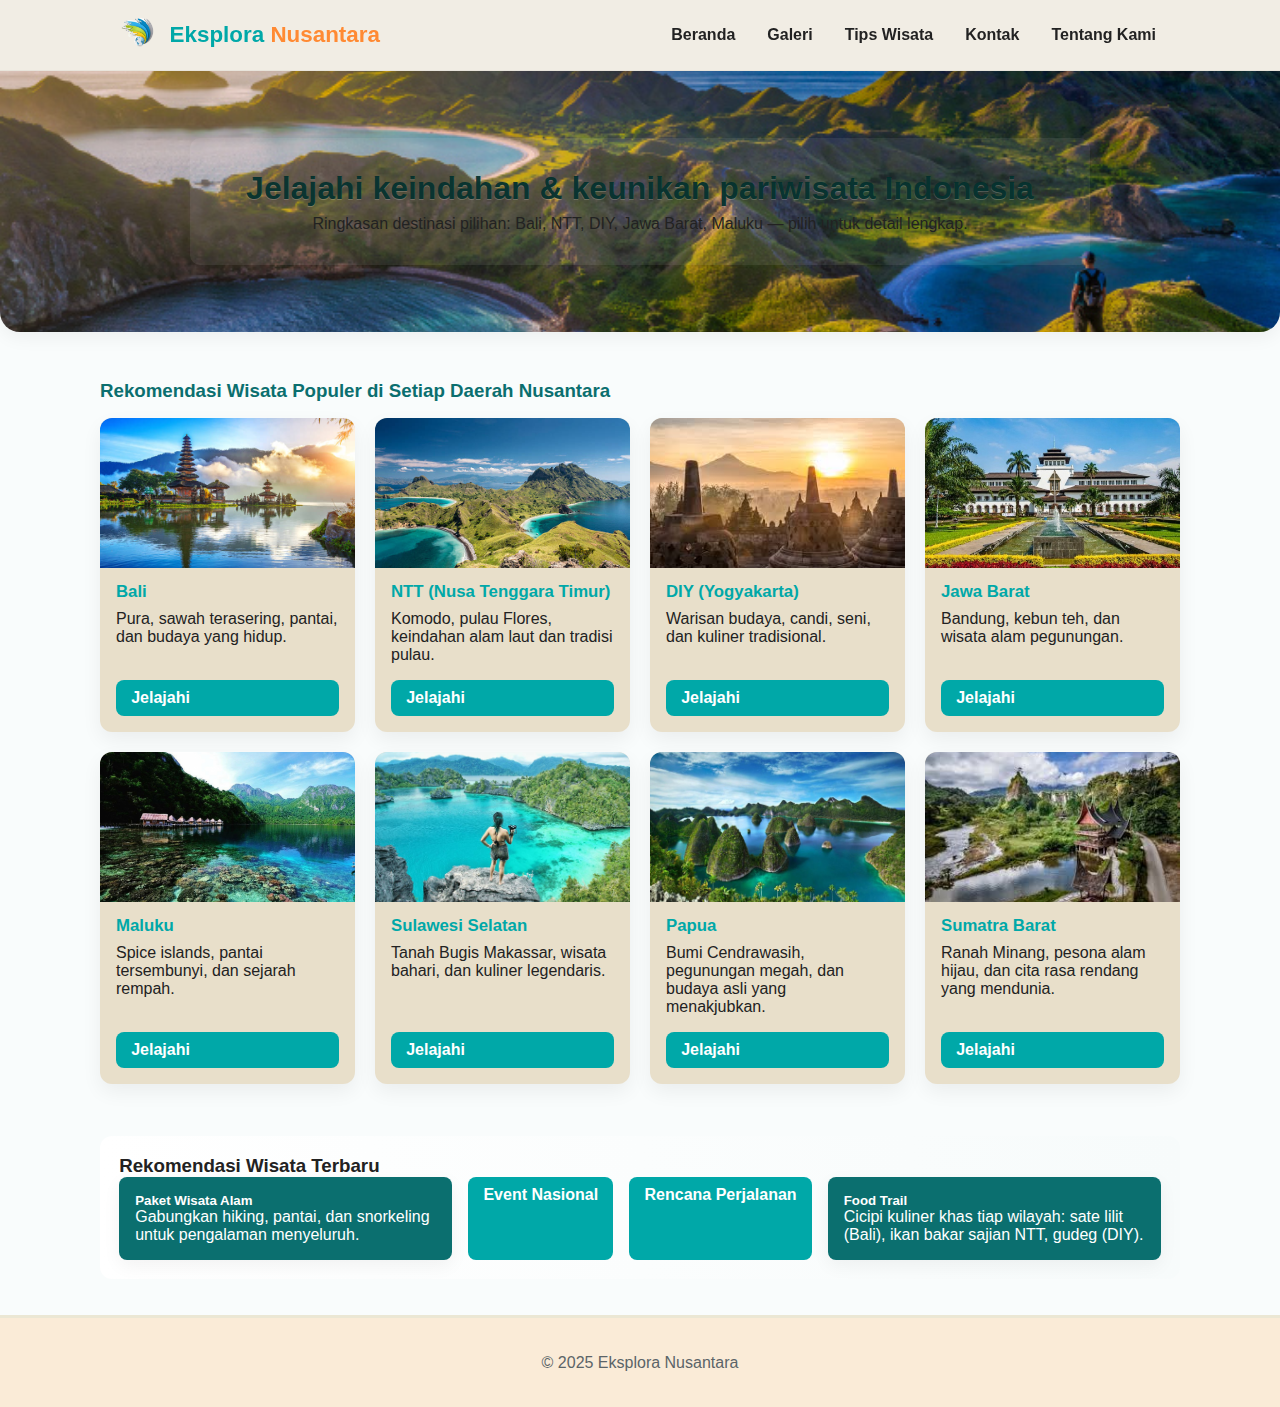
<file: index.html>
<!doctype html>
<html lang="id">
<head>
  <meta charset="utf-8" />
  <meta name="viewport" content="width=device-width,initial-scale=1" />
  <title>Eksplora Nusantara — Pariwisata Indonesia</title>
  <link rel="stylesheet" href="css style index.css">
</head>
<body>
  <header class="header">
    <div class="container header-flex">
      <div class="brand">
        <img src="logo eksploranusantara.png" alt="Logo Eksplora Nusantara" class="logo-img">
        <h1 class="logo-text">Eksplora <span>Nusantara</span></h1>
      </div>

      <nav class="main-nav">
        <ul class="nav">
          <li><a href="index.html">Beranda</a></li>
          <li><a href="gallery.html">Galeri</a></li>
          <li><a href="tipswisata.html">Tips Wisata</a></li>
          <li><a href="Kontak.html">Kontak</a></li>
          <li><a href="tentangkami.html">Tentang Kami</a></li>
        </ul>
      </nav>
    </div>
  </header>

  <main>
    <section class="hero">
      <div class="hero-inner container">
        <h2>Jelajahi keindahan & keunikan pariwisata Indonesia</h2>
        <p>Ringkasan destinasi pilihan: Bali, NTT, DIY, Jawa Barat, Maluku — pilih untuk detail lengkap.</p>
      </div>
    </section>

    <section class="regions container">
      <h3>Rekomendasi Wisata Populer di Setiap Daerah Nusantara</h3>
      <div class="cards">
        <article class="card">
          <img src="bali.jpg" alt="Pemandangan Bali">
          <h4>Bali</h4>
          <p>Pura, sawah terasering, pantai, dan budaya yang hidup.</p>
          <a class="btn" href="Balii.html">Jelajahi</a>
        </article>

        <article class="card">
          <img src="ntt.jpg" alt="Pemandangan NTT">
          <h4>NTT (Nusa Tenggara Timur)</h4>
          <p>Komodo, pulau Flores, keindahan alam laut dan tradisi pulau.</p>
          <a class="btn" href="NTT(NusaTenggaraTimur).html">Jelajahi</a>
        </article>

        <article class="card">
          <img src="DIY.jpg" alt="Pemandangan DIY">
          <h4>DIY (Yogyakarta)</h4>
          <p>Warisan budaya, candi, seni, dan kuliner tradisional.</p>
          <a class="btn" href="diy_Yogyakarta.html">Jelajahi</a>
        </article>

        <article class="card">
          <img src="bandung.jpg" alt="Pemandangan Jawa Barat">
          <h4>Jawa Barat</h4>
          <p>Bandung, kebun teh, dan wisata alam pegunungan.</p>
          <a class="btn" href="jawabarat.html">Jelajahi</a>
        </article>

        <article class="card">
          <img src="malukuu.jpg" alt="Pemandangan Maluku">
          <h4>Maluku</h4>
          <p>Spice islands, pantai tersembunyi, dan sejarah rempah.</p>
          <a class="btn" href="maluku.html">Jelajahi</a>
        </article>

        <article class="card">
          <img src="sulawesi selatan.jpg" alt="Pemandangan Sulsel">
          <h4>Sulawesi Selatan</h4>
          <p>Tanah Bugis Makassar, wisata bahari, dan kuliner legendaris.</p>
          <a class="btn" href="sulsel.html">Jelajahi</a>
        </article>

        <article class="card">
          <img src="irian jaya.jpg" alt="Pemandangan Papua">
          <h4>Papua</h4>
          <p>Bumi Cendrawasih, pegunungan megah, dan budaya asli yang menakjubkan.</p>
          <a class="btn" href="papua.html">Jelajahi</a>
        </article>

        <article class="card">
          <img src="sumatera barat.jpg" alt="Pemandangan Sumbar">
          <h4>Sumatra Barat</h4>
          <p>Ranah Minang, pesona alam hijau, dan cita rasa rendang yang mendunia.</p>
          <a class="btn" href="sumbar.html">Jelajahi</a>
        </article>
      </div>
    </section>
    
    <section class="highlight container">
      <h3>Rekomendasi Wisata Terbaru</h3>
      <div class="highlight-grid">
        <div class="highlight-item">
          <h5>Paket Wisata Alam</h5>
          <p>Gabungkan hiking, pantai, dan snorkeling untuk pengalaman menyeluruh.</p>
        </div>
        <a class="btn" href="event_nasional.html">Event Nasional</a>
        <a class="btn" href="rencana_perjalanan.html">Rencana Perjalanan</a>
        <div class="highlight-item">
          <h5>Food Trail</h5>
          <p>Cicipi kuliner khas tiap wilayah: sate lilit (Bali), ikan bakar sajian NTT, gudeg (DIY).</p>
        </div>
      </div>
    </section>
  </main>

  <footer class="footer">
    <div class="container">
      <p>&copy; 2025 Eksplora Nusantara</p>
    </div>
  </footer>
</body>
</html>
</file>
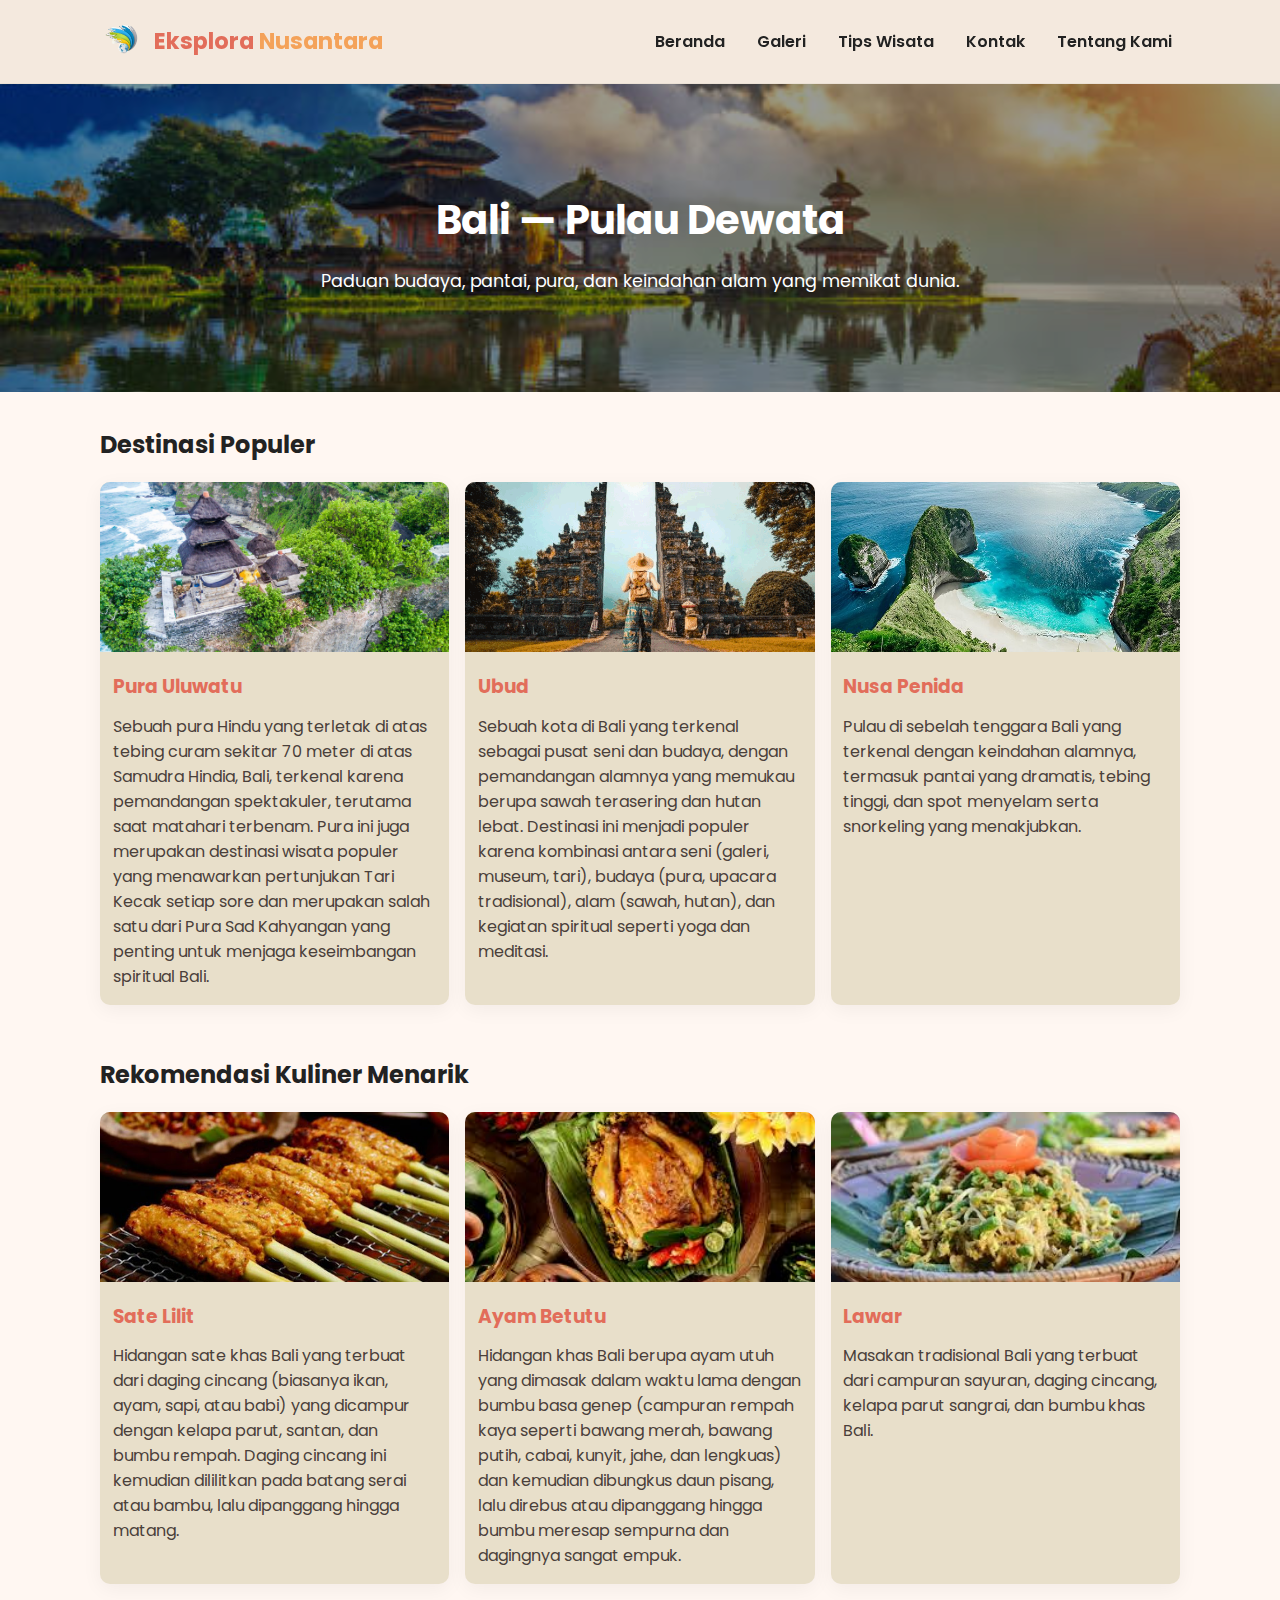
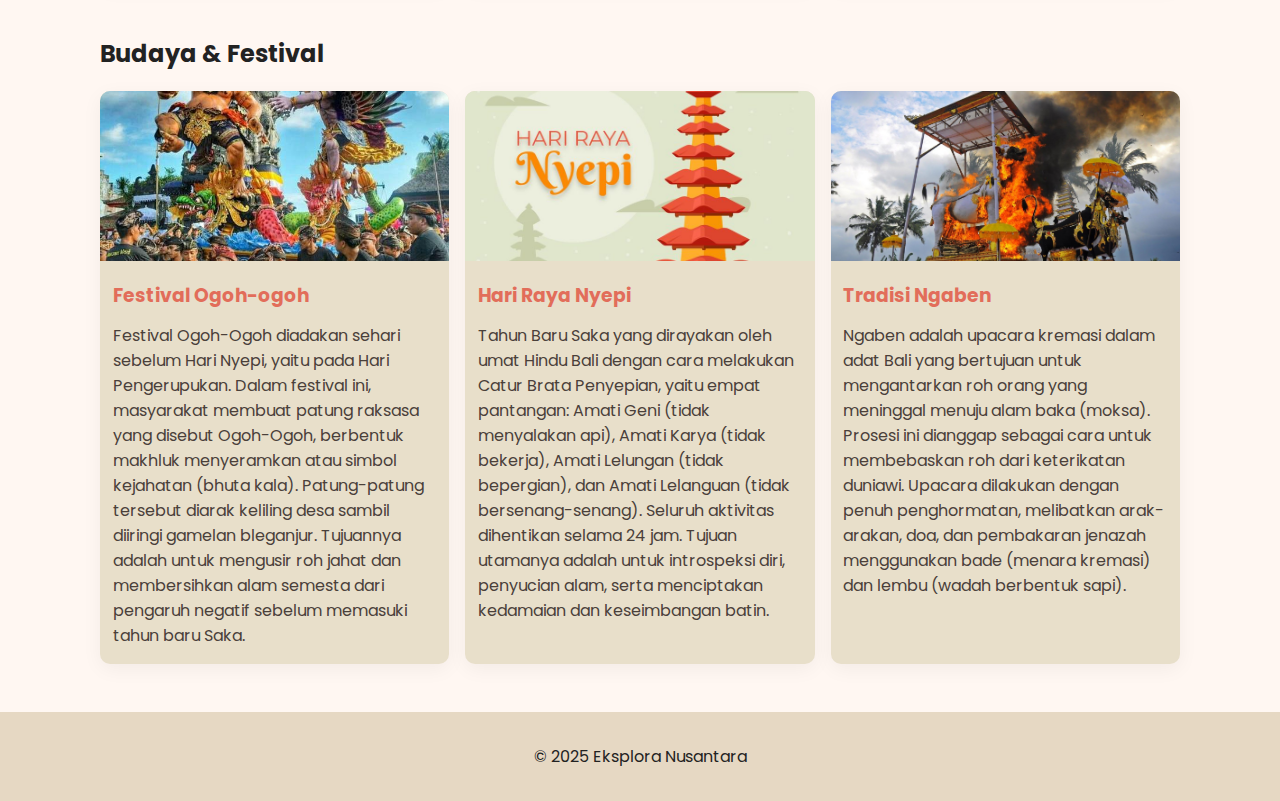
<file: Balii.html>
<!doctype html>
<html lang="id">
<head>
  <meta charset="utf-8" />
  <meta name="viewport" content="width=device-width,initial-scale=1" />
  <title>Bali — Eksplora Nusantara</title>
  <link rel="stylesheet" href="css bali.css">
</head>
<body>
  <header class="header">
    <div class="container header-flex">
      <div class="brand">
        <img src="logo eksploranusantara.png" alt="Logo Eksplora Nusantara" class="logo-img">
        <h1 class="logo-text">Eksplora <span>Nusantara</span></h1>
      </div>
      <nav class="main-nav">
        <ul class="nav">
          <li><a href="index.html">Beranda</a></li>
          <li><a href="gallery.html">Galeri</a></li>
          <li><a href="tipswisata.html">Tips Wisata</a></li>
          <li><a href="Kontak.html">Kontak</a></li>
          <li><a href="tentangkami.html">Tentang Kami</a></li>
        </ul>
      </nav>
    </div>
  </header>

  <main>
    <section class="hero">
      <h1>Bali — Pulau Dewata</h1>
      <p>Paduan budaya, pantai, pura, dan keindahan alam yang memikat dunia.</p>
    </section>

    <section class="content container">
      <h2>Destinasi Populer</h2>
      <div class="cards">
        <article class="card">
          <img src="pura uluwatu.jpg" alt="Uluwatu">
          <h3>Pura Uluwatu</h3>
          <p> Sebuah pura Hindu yang terletak di atas tebing curam sekitar 70 meter di atas Samudra Hindia, Bali, terkenal karena pemandangan spektakuler, terutama saat matahari terbenam. Pura ini juga merupakan destinasi wisata populer yang menawarkan pertunjukan Tari Kecak setiap sore dan merupakan salah satu dari Pura Sad Kahyangan yang penting untuk menjaga keseimbangan spiritual Bali. </p>
        </article>
        <article class="card">
          <img src="ubud.png" alt="Ubud">
          <h3>Ubud</h3>
          <p>Sebuah kota di Bali yang terkenal sebagai pusat seni dan budaya, dengan pemandangan alamnya yang memukau berupa sawah terasering dan hutan lebat. Destinasi ini menjadi populer karena kombinasi antara seni (galeri, museum, tari), budaya (pura, upacara tradisional), alam (sawah, hutan), dan kegiatan spiritual seperti yoga dan meditasi. </p>
        </article>
        <article class="card">
          <img src="nusa penida.jpg" alt="nusa penida">
          <h3>Nusa Penida</h3>
          <p>Pulau di sebelah tenggara Bali yang terkenal dengan keindahan alamnya, termasuk pantai yang dramatis, tebing tinggi, dan spot menyelam serta snorkeling yang menakjubkan.</p>
        </article>
      </div>
    </section>

    <section class="content container">
      <h2>Rekomendasi Kuliner Menarik</h2>
      <div class="cards">
        <article class="card">
          <img src="sate lilit.jpg" alt="sate lilit">
          <h3>Sate Lilit</h3>
          <p> Hidangan sate khas Bali yang terbuat dari daging cincang (biasanya ikan, ayam, sapi, atau babi) yang dicampur dengan kelapa parut, santan, dan bumbu rempah. Daging cincang ini kemudian dililitkan pada batang serai atau bambu, lalu dipanggang hingga matang. </p>
        </article>
        <article class="card">
          <img src="ayam betutu.jpg" alt="Ayam Betutu">
          <h3>Ayam Betutu</h3>
          <p>Hidangan khas Bali berupa ayam utuh yang dimasak dalam waktu lama dengan bumbu basa genep (campuran rempah kaya seperti bawang merah, bawang putih, cabai, kunyit, jahe, dan lengkuas) dan kemudian dibungkus daun pisang, lalu direbus atau dipanggang hingga bumbu meresap sempurna dan dagingnya sangat empuk.</p>
        </article>
        <article class="card">
          <img src="lawar.jpg" alt="Lawar">
          <h3>Lawar</h3>
          <p>Masakan tradisional Bali yang terbuat dari campuran sayuran, daging cincang, kelapa parut sangrai, dan bumbu khas Bali. </p>
        </article>
    </section>

    <section class="content container">
      <h2>Budaya & Festival</h2>
      <div class="cards">
        <article class="card">
          <img src="festival ogoh.jpg" alt="Ogoh-ogoh">
          <h3>Festival Ogoh-ogoh</h3>
          <p> Festival Ogoh-Ogoh diadakan sehari sebelum Hari Nyepi, yaitu pada Hari Pengerupukan. Dalam festival ini, masyarakat membuat patung raksasa yang disebut Ogoh-Ogoh, berbentuk makhluk menyeramkan atau simbol kejahatan (bhuta kala). Patung-patung tersebut diarak keliling desa sambil diiringi gamelan bleganjur. Tujuannya adalah untuk mengusir roh jahat dan membersihkan alam semesta dari pengaruh negatif sebelum memasuki tahun baru Saka. </p>
        </article>
        <article class="card">
          <img src="nyepi.jpg" alt="Hari Raya Nyepi">
          <h3>Hari Raya Nyepi</h3>
          <p>Tahun Baru Saka yang dirayakan oleh umat Hindu Bali dengan cara melakukan Catur Brata Penyepian, yaitu empat pantangan: Amati Geni (tidak menyalakan api), Amati Karya (tidak bekerja), Amati Lelungan (tidak bepergian), dan Amati Lelanguan (tidak bersenang-senang). Seluruh aktivitas dihentikan selama 24 jam. Tujuan utamanya adalah untuk introspeksi diri, penyucian alam, serta menciptakan kedamaian dan keseimbangan batin. </p>
        </article>
        <article class="card">
          <img src="ngaben.jpg" alt="Ngaben">
          <h3>Tradisi Ngaben</h3>
          <p>Ngaben adalah upacara kremasi dalam adat Bali yang bertujuan untuk mengantarkan roh orang yang meninggal menuju alam baka (moksa). Prosesi ini dianggap sebagai cara untuk membebaskan roh dari keterikatan duniawi. Upacara dilakukan dengan penuh penghormatan, melibatkan arak-arakan, doa, dan pembakaran jenazah menggunakan bade (menara kremasi) dan lembu (wadah berbentuk sapi).</p>
        </article>
    </section>
  </main>

  <footer class="site-footer">
    <p>&copy; 2025 Eksplora Nusantara</p>
  </footer>
</body>
</html>
</file>
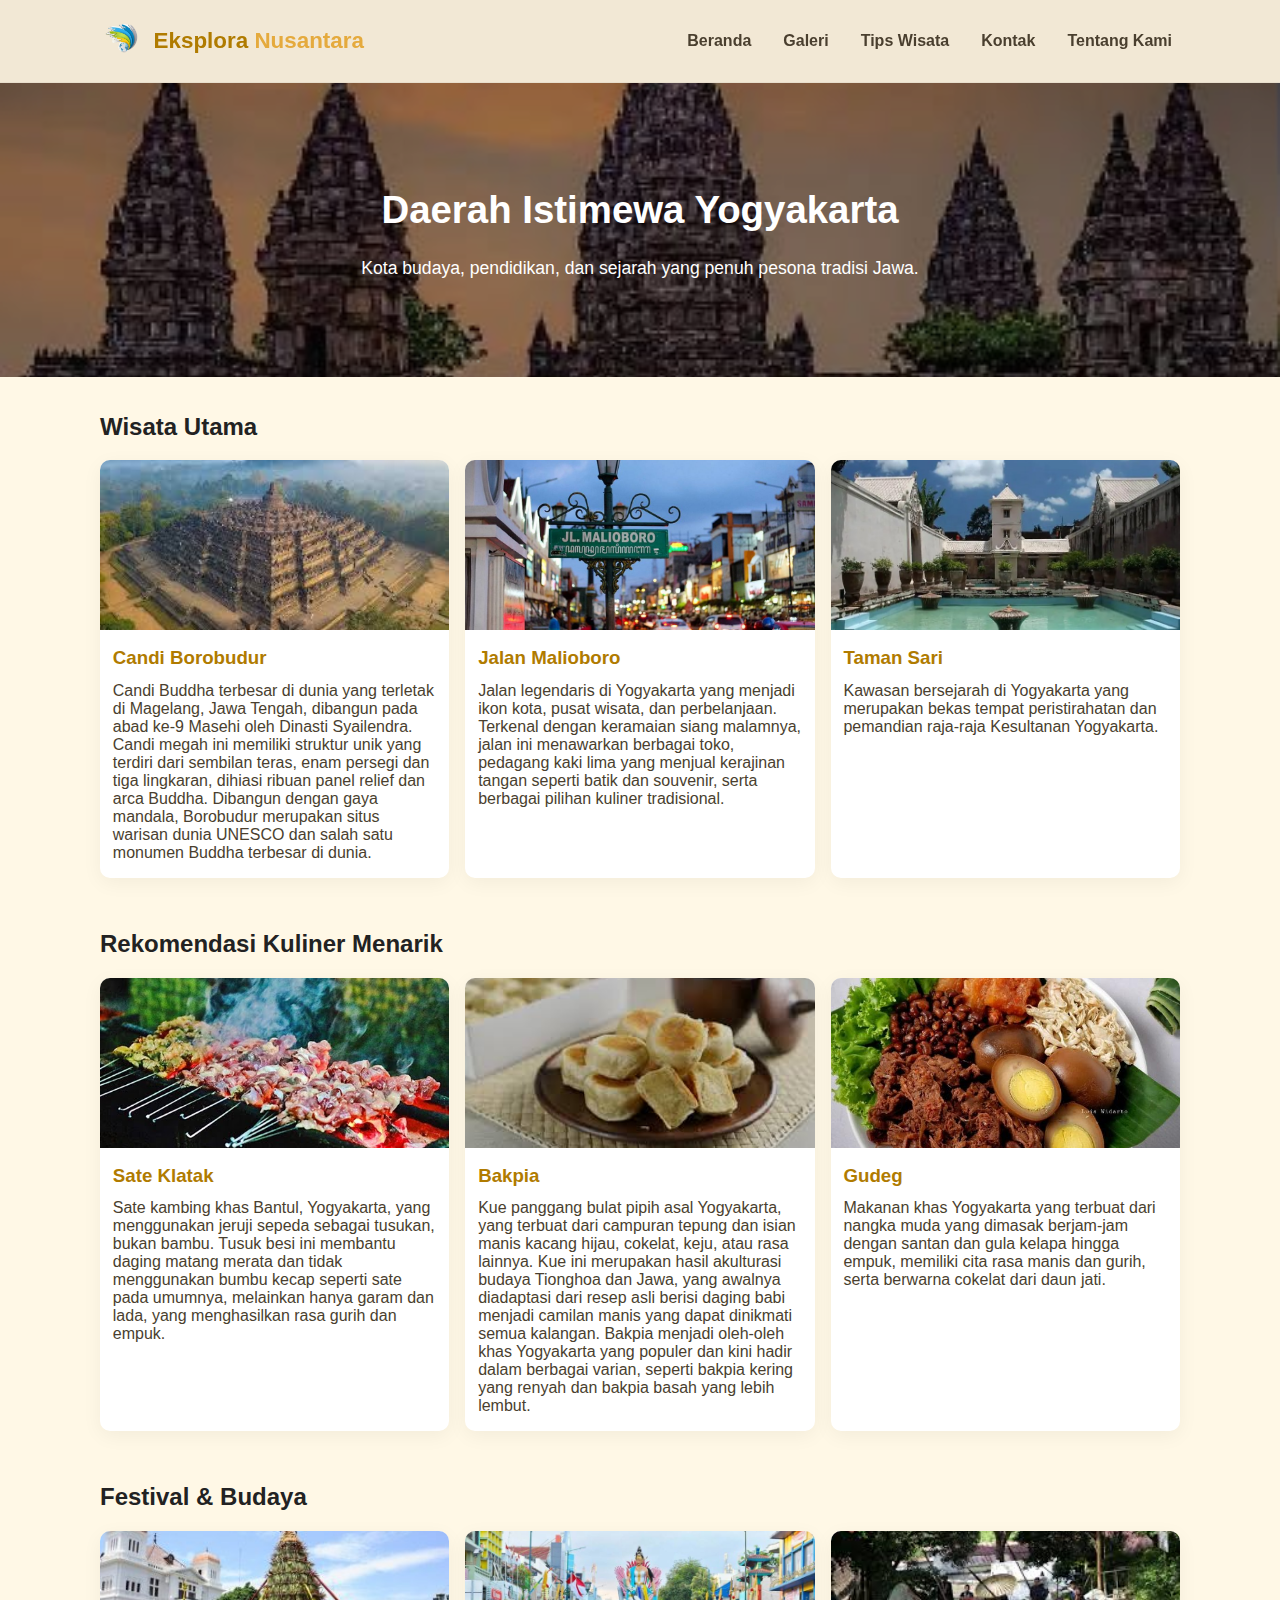
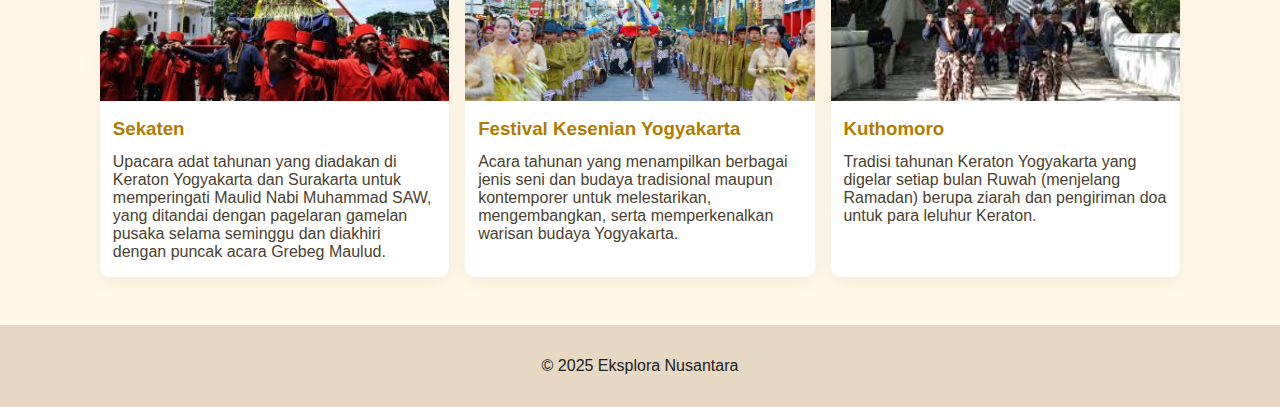
<file: diy_Yogyakarta.html>
<!doctype html>
<html lang="id">
<head>
  <meta charset="utf-8">
  <meta name="viewport" content="width=device-width,initial-scale=1">
  <title>Yogyakarta — Eksplora Nusantara</title>
  <link rel="stylesheet" href="css diy.css">
</head>
<body>
  <header class="header">
    <div class="container header-flex">
      <div class="brand">
        <img src="logo eksploranusantara.png" alt="Logo Eksplora Nusantara" class="logo-img">
        <h1 class="logo-text">Eksplora <span>Nusantara</span></h1>
      </div>
      <nav class="main-nav">
        <ul class="nav">
          <li><a href="index.html">Beranda</a></li>
          <li><a href="gallery.html">Galeri</a></li>
          <li><a href="tipswisata.html">Tips Wisata</a></li>
          <li><a href="Kontak.html">Kontak</a></li>
          <li><a href="tentangkami.html">Tentang Kami</a></li>
        </ul>
      </nav>
    </div>
  </header>

  <main>
    <section class="hero">
      <h1>Daerah Istimewa Yogyakarta</h1>
      <p>Kota budaya, pendidikan, dan sejarah yang penuh pesona tradisi Jawa.</p>
    </section>

    <section class="content container">
      <h2>Wisata Utama</h2>
      <div class="cards">
        <article class="card">
          <img src="candi borobudur.jpg" alt="Borobudur">
          <h3>Candi Borobudur</h3>
          <p>Candi Buddha terbesar di dunia yang terletak di Magelang, Jawa Tengah, dibangun pada abad ke-9 Masehi oleh Dinasti Syailendra. Candi megah ini memiliki struktur unik yang terdiri dari sembilan teras, enam persegi dan tiga lingkaran, dihiasi ribuan panel relief dan arca Buddha. Dibangun dengan gaya mandala, Borobudur merupakan situs warisan dunia UNESCO dan salah satu monumen Buddha terbesar di dunia. </p>
        </article>
        <article class="card">
          <img src="malioboro.jpg" alt="Malioboro">
          <h3>Jalan Malioboro</h3>
          <p>Jalan legendaris di Yogyakarta yang menjadi ikon kota, pusat wisata, dan perbelanjaan. Terkenal dengan keramaian siang malamnya, jalan ini menawarkan berbagai toko, pedagang kaki lima yang menjual kerajinan tangan seperti batik dan souvenir, serta berbagai pilihan kuliner tradisional.</p>
        </article>
        <article class="card">
          <img src="taman sari.jpg" alt="Taman Sari">
          <h3>Taman Sari</h3>
          <p>Kawasan bersejarah di Yogyakarta yang merupakan bekas tempat peristirahatan dan pemandian raja-raja Kesultanan Yogyakarta.</p>
        </article>
      </div>
    </section>

    <section class="content container">
      <h2>Rekomendasi Kuliner Menarik</h2>
      <div class="cards">
        <article class="card">
          <img src="sate klatak.jpg" alt="Sate Klatak">
          <h3>Sate Klatak</h3>
          <p>Sate kambing khas Bantul, Yogyakarta, yang menggunakan jeruji sepeda sebagai tusukan, bukan bambu. Tusuk besi ini membantu daging matang merata dan tidak menggunakan bumbu kecap seperti sate pada umumnya, melainkan hanya garam dan lada, yang menghasilkan rasa gurih dan empuk. </p>
        </article>
        <article class="card">
          <img src="bakpia.jpg" alt="Bakpia">
          <h3>Bakpia</h3>
          <p>Kue panggang bulat pipih asal Yogyakarta, yang terbuat dari campuran tepung dan isian manis kacang hijau, cokelat, keju, atau rasa lainnya. Kue ini merupakan hasil akulturasi budaya Tionghoa dan Jawa, yang awalnya diadaptasi dari resep asli berisi daging babi menjadi camilan manis yang dapat dinikmati semua kalangan. Bakpia menjadi oleh-oleh khas Yogyakarta yang populer dan kini hadir dalam berbagai varian, seperti bakpia kering yang renyah dan bakpia basah yang lebih lembut. </p>
        </article>
        <article class="card">
          <img src="gudeg.jpg" alt="Gudeg">
          <h3>Gudeg</h3>
          <p>Makanan khas Yogyakarta yang terbuat dari nangka muda yang dimasak berjam-jam dengan santan dan gula kelapa hingga empuk, memiliki cita rasa manis dan gurih, serta berwarna cokelat dari daun jati.</p>
        </article>
      </div>
    </section>

    <section class="content container">
      <h2>Festival & Budaya</h2>
      <div class="cards">
        <article class="card">
          <img src="sekaten.jpg" alt="Sekaten">
          <h3>Sekaten</h3>
          <p>Upacara adat tahunan yang diadakan di Keraton Yogyakarta dan Surakarta untuk memperingati Maulid Nabi Muhammad SAW, yang ditandai dengan pagelaran gamelan pusaka selama seminggu dan diakhiri dengan puncak acara Grebeg Maulud. </p>
        </article>
        <article class="card">
          <img src="FKY.jpg" alt="FKY">
          <h3>Festival Kesenian Yogyakarta</h3>
          <p>Acara tahunan yang menampilkan berbagai jenis seni dan budaya tradisional maupun kontemporer untuk melestarikan, mengembangkan, serta memperkenalkan warisan budaya Yogyakarta.</p>
        </article>
        <article class="card">
          <img src="kuthomoro.jpg" alt="Kuthomoro">
          <h3>Kuthomoro</h3>
          <p>Tradisi tahunan Keraton Yogyakarta yang digelar setiap bulan Ruwah (menjelang Ramadan) berupa ziarah dan pengiriman doa untuk para leluhur Keraton.</p>
        </article>
      </div>
    </section>
  </main>

  <footer class="site-footer">
    <p>&copy; 2025 Eksplora Nusantara</p>
  </footer>
</body>
</html>
</file>
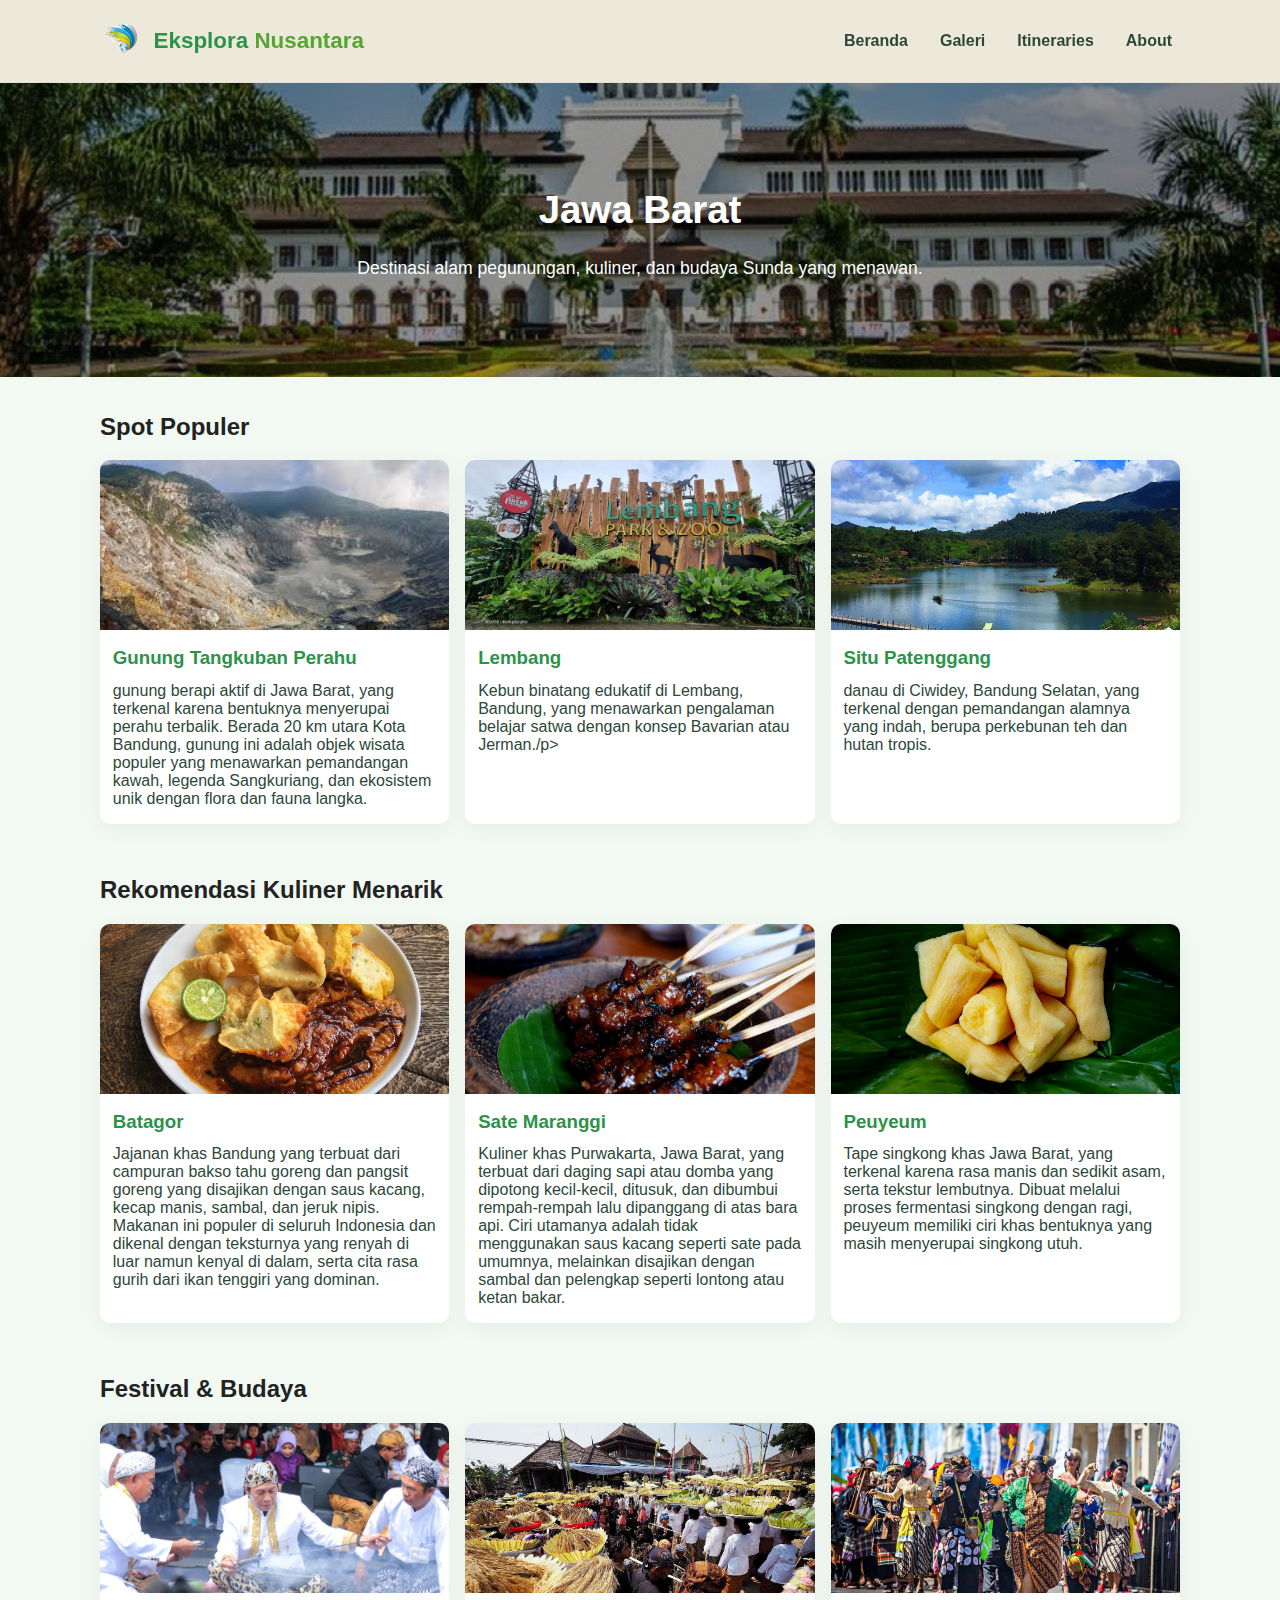
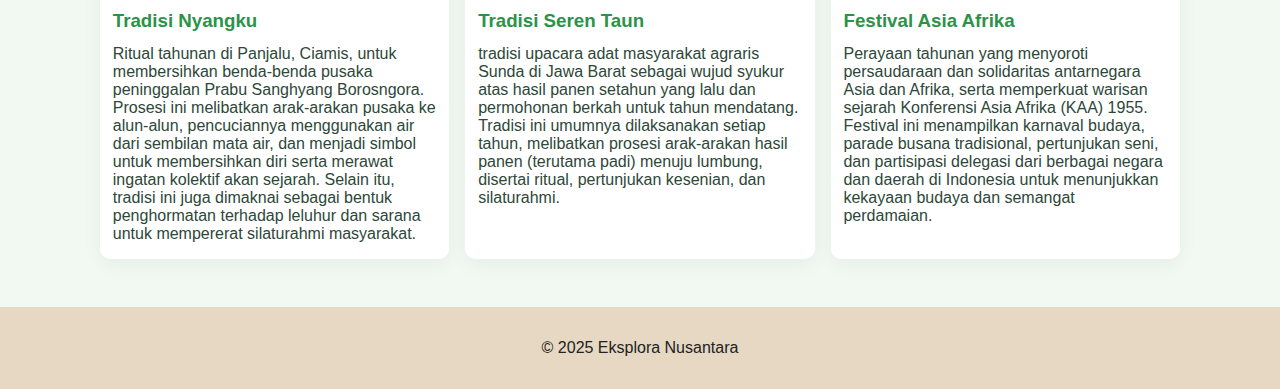
<file: jawabarat.html>
<!doctype html>
<html lang="id">
<head>
  <meta charset="utf-8">
  <meta name="viewport" content="width=device-width,initial-scale=1">
  <title>Jawa Barat — Eksplora Nusantara</title>
  <link rel="stylesheet" href="css jawabarat.css">
</head>
<body>
  <header class="header">
    <div class="container header-flex">
      <div class="brand">
        <img src="logo eksploranusantara.png" alt="Logo Eksplora Nusantara" class="logo-img">
        <h1 class="logo-text">Eksplora <span>Nusantara</span></h1>
      </div>
      <nav class="main-nav">
        <ul class="nav">
          <li><a href="index.html">Beranda</a></li>
          <li><a href="galeri.html">Galeri</a></li>
          <li><a href="itineraries.html">Itineraries</a></li>
          <li><a href="about.html">About</a></li>
        </ul>
      </nav>
    </div>
  </header>

  <main>
    <section class="hero">
      <h1>Jawa Barat</h1>
      <p>Destinasi alam pegunungan, kuliner, dan budaya Sunda yang menawan.</p>
    </section>

    <section class="content container">
      <h2>Spot Populer</h2>
      <div class="cards">
        <article class="card">
          <img src="tangkuban perahu.jpg" alt="Tangkuban Perahu">
          <h3>Gunung Tangkuban Perahu</h3>
          <p>gunung berapi aktif di Jawa Barat, yang terkenal karena bentuknya menyerupai perahu terbalik. Berada 20 km utara Kota Bandung, gunung ini adalah objek wisata populer yang menawarkan pemandangan kawah, legenda Sangkuriang, dan ekosistem unik dengan flora dan fauna langka. </p>
        </article>
        <article class="card">
          <img src="Lembang-Park-Zoo.jpg" alt="Lembang">
          <h3>Lembang</h3>
          <p>Kebun binatang edukatif di Lembang, Bandung, yang menawarkan pengalaman belajar satwa dengan konsep Bavarian atau Jerman./p>
        </article>
        <article class="card">
          <img src="situ patenggang.jpg" alt="Situ Patenggang">
          <h3>Situ Patenggang</h3>
          <p>danau di Ciwidey, Bandung Selatan, yang terkenal dengan pemandangan alamnya yang indah, berupa perkebunan teh dan hutan tropis.</p>
        </article>
      </div>
    </section>

    <section class="content container">
      <h2>Rekomendasi Kuliner Menarik</h2>
      <div class="cards">
        <article class="card">
          <img src="batagor.jpg" alt="Batagor">
          <h3>Batagor</h3>
          <p>Jajanan khas Bandung yang terbuat dari campuran bakso tahu goreng dan pangsit goreng yang disajikan dengan saus kacang, kecap manis, sambal, dan jeruk nipis. Makanan ini populer di seluruh Indonesia dan dikenal dengan teksturnya yang renyah di luar namun kenyal di dalam, serta cita rasa gurih dari ikan tenggiri yang dominan. </p>
        </article>
        <article class="card">
          <img src="sate maranggi.jpg" alt="Sate Maranggi">
          <h3>Sate Maranggi</h3>
          <p>Kuliner khas Purwakarta, Jawa Barat, yang terbuat dari daging sapi atau domba yang dipotong kecil-kecil, ditusuk, dan dibumbui rempah-rempah lalu dipanggang di atas bara api. Ciri utamanya adalah tidak menggunakan saus kacang seperti sate pada umumnya, melainkan disajikan dengan sambal dan pelengkap seperti lontong atau ketan bakar.</p>
        </article>
        <article class="card">
          <img src="peuyeum.jpg" alt="Peuyeum">
          <h3>Peuyeum</h3>
          <p>Tape singkong khas Jawa Barat, yang terkenal karena rasa manis dan sedikit asam, serta tekstur lembutnya. Dibuat melalui proses fermentasi singkong dengan ragi, peuyeum memiliki ciri khas bentuknya yang masih menyerupai singkong utuh. </p>
        </article>
      </div>
    </section>

    <section class="content container">
      <h2>Festival & Budaya</h2>
      <div class="cards">
        <article class="card">
          <img src="nyangku.jpg" alt="Tradisi Nyangku">
          <h3>Tradisi Nyangku</h3>
          <p>Ritual tahunan di Panjalu, Ciamis, untuk membersihkan benda-benda pusaka peninggalan Prabu Sanghyang Borosngora. Prosesi ini melibatkan arak-arakan pusaka ke alun-alun, pencuciannya menggunakan air dari sembilan mata air, dan menjadi simbol untuk membersihkan diri serta merawat ingatan kolektif akan sejarah. Selain itu, tradisi ini juga dimaknai sebagai bentuk penghormatan terhadap leluhur dan sarana untuk mempererat silaturahmi masyarakat.  </p>
        </article>
        <article class="card">
          <img src="seren taun.jpg" alt="Seren Taun">
          <h3>Tradisi Seren Taun</h3>
          <p>tradisi upacara adat masyarakat agraris Sunda di Jawa Barat sebagai wujud syukur atas hasil panen setahun yang lalu dan permohonan berkah untuk tahun mendatang. Tradisi ini umumnya dilaksanakan setiap tahun, melibatkan prosesi arak-arakan hasil panen (terutama padi) menuju lumbung, disertai ritual, pertunjukan kesenian, dan silaturahmi.</p>
        </article>
        <article class="card">
          <img src="festival asia afrika.jpg" alt="FAA">
          <h3>Festival Asia Afrika</h3>
          <p>Perayaan tahunan yang menyoroti persaudaraan dan solidaritas antarnegara Asia dan Afrika, serta memperkuat warisan sejarah Konferensi Asia Afrika (KAA) 1955. Festival ini menampilkan karnaval budaya, parade busana tradisional, pertunjukan seni, dan partisipasi delegasi dari berbagai negara dan daerah di Indonesia untuk menunjukkan kekayaan budaya dan semangat perdamaian.</p>
        </article>
      </div>
    </section>
  </main>

  <footer class="site-footer">
    <p>&copy; 2025 Eksplora Nusantara</p>
  </footer>
</body>
</html>
</file>
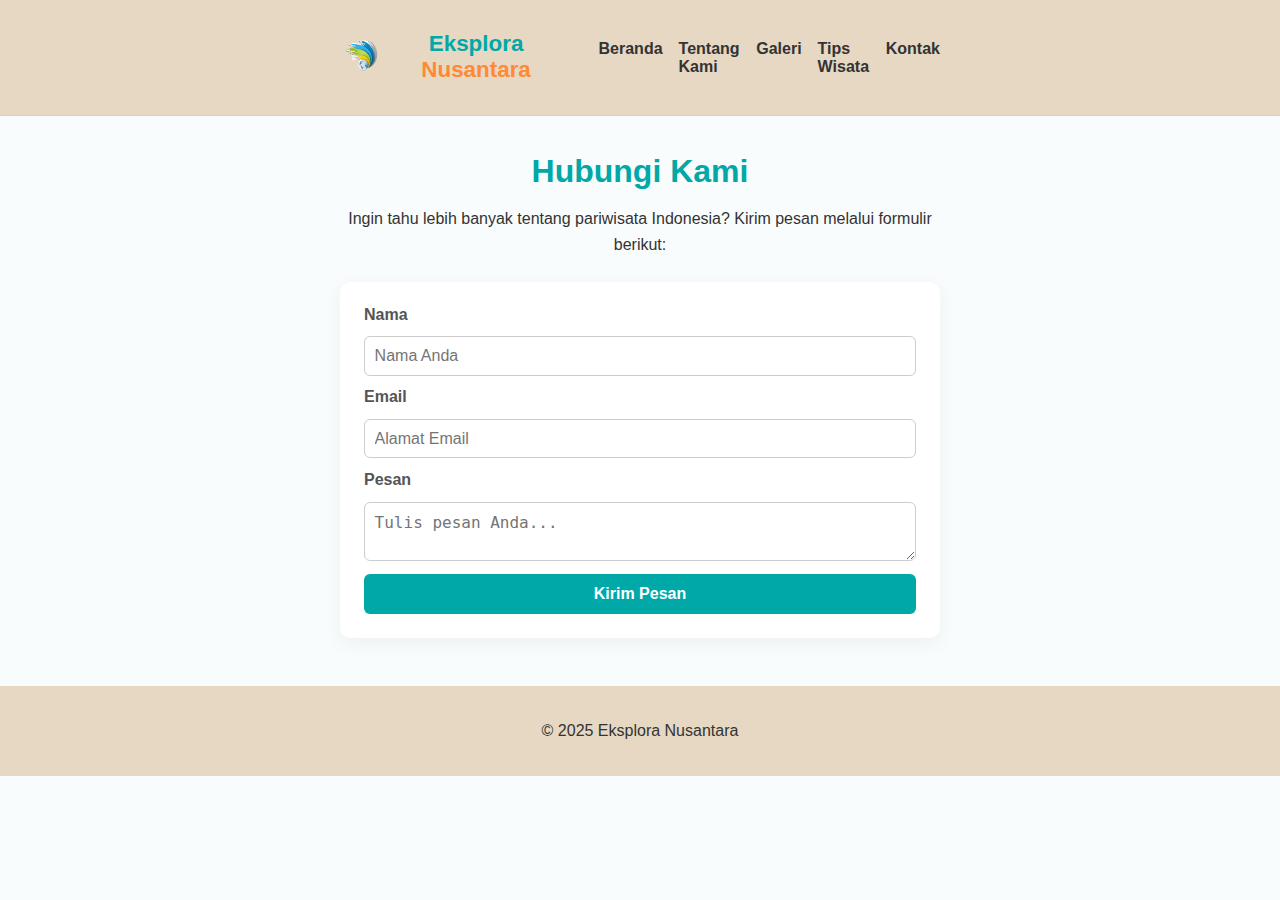
<file: Kontak.html>
<!doctype html>
<html lang="id">
<head>
  <meta charset="utf-8">
  <meta name="viewport" content="width=device-width,initial-scale=1">
  <title>Kontak — Eksplora Nusantara</title>
  <link rel="stylesheet" href="css kontak.css">
</head>
<body>
  <header class="site-header">
    <div class="container header-flex">
      <div class="brand">
        <img src="logo eksploranusantara.png" alt="Logo" class="logo-img">
        <h1 class="logo-text">Eksplora <span>Nusantara</span></h1>
      </div>
      <nav class="main-nav">
        <ul class="nav">
          <li><a href="index.html">Beranda</a></li>
          <li><a href="tentangkami.html">Tentang Kami</a></li>
          <li><a href="gallery.html">Galeri</a></li>
          <li><a href="tipswisata.html">Tips Wisata</a></li>
          <li><a href="Kontak.html">Kontak</a></li>
        </ul>
      </nav>
    </div>
  </header>

  <main class="container">
    <h1>Hubungi Kami</h1>
    <p>Ingin tahu lebih banyak tentang pariwisata Indonesia? Kirim pesan melalui formulir berikut:</p>

    <form class="contact-form">
      <label>Nama</label>
      <input type="text" placeholder="Nama Anda">
      <label>Email</label>
      <input type="email" placeholder="Alamat Email">
      <label>Pesan</label>
      <textarea placeholder="Tulis pesan Anda..."></textarea>
      <button type="submit">Kirim Pesan</button>
    </form>
  </main>

  <footer class="site-footer">
    <p>&copy; 2025 Eksplora Nusantara</p>
  </footer>
</body>
</html>
</file>
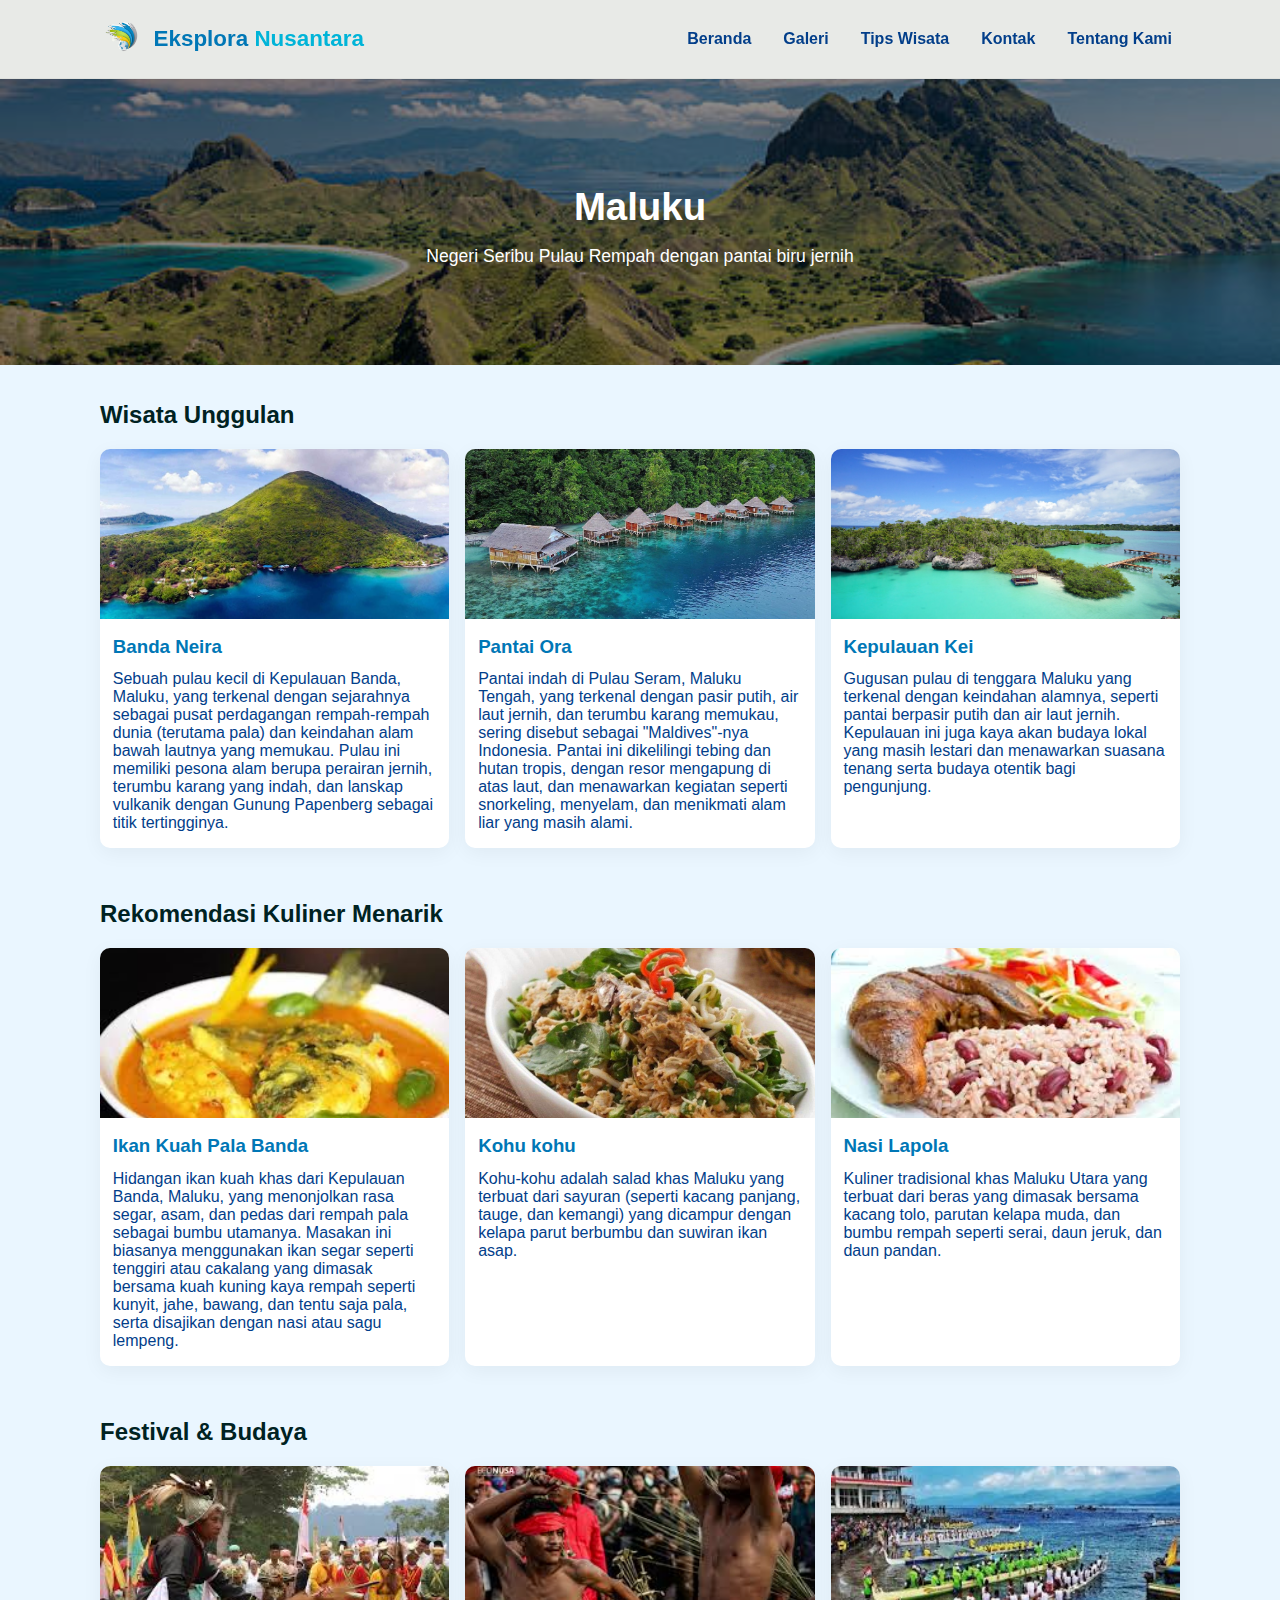
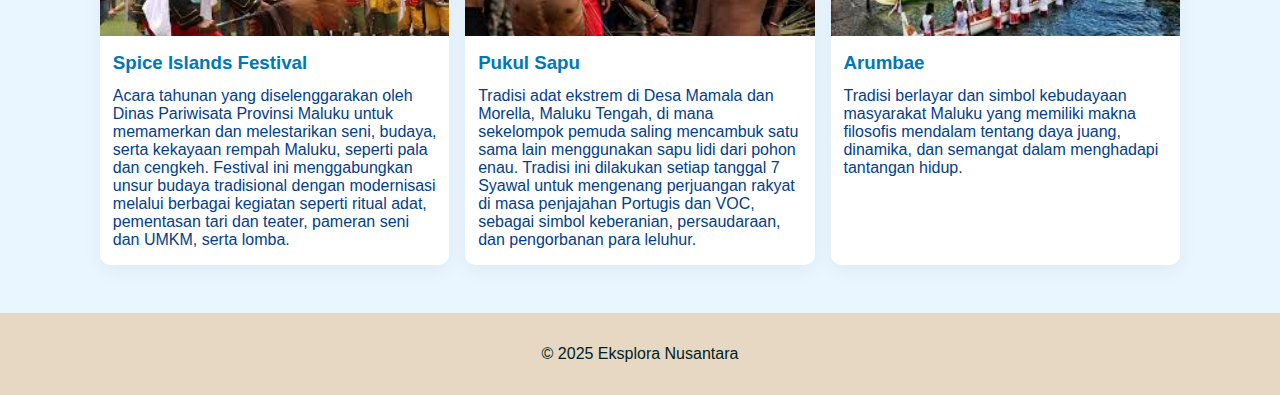
<file: maluku.html>
<!doctype html>
<html lang="id">
<head>
  <meta charset="utf-8" />
  <meta name="viewport" content="width=device-width,initial-scale=1" />
  <title>NTT — Eksplora Nusantara</title>
  <link rel="stylesheet" href="css maluku.css">
</head>
<body>
  <header class="header">
    <div class="container header-flex">
      <div class="brand">
        <img src="logo eksploranusantara.png" alt="Logo Eksplora Nusantara" class="logo-img">
        <h1 class="logo-text">Eksplora <span>Nusantara</span></h1>
      </div>
      <nav class="main-nav">
        <ul class="nav">
          <li><a href="index.html">Beranda</a></li>
          <li><a href="gallery.html">Galeri</a></li>
          <li><a href="tipswisata.html">Tips Wisata</a></li>
          <li><a href="Kontak.html">Kontak</a></li>
          <li><a href="tentangkami.html">Tentang Kami</a></li>
        </ul>
      </nav>
    </div>
  </header>

  <main>
    <section class="hero">
      <h1>Maluku</h1>
      <p>Negeri Seribu Pulau Rempah dengan pantai biru jernih</p>
    </section>

    <section class="content container">
      <h2>Wisata Unggulan</h2>
      <div class="cards">
        <article class="card">
          <img src="banda neira.jpg" alt="Komodo">
          <h3>Banda Neira</h3>
        <p>Sebuah pulau kecil di Kepulauan Banda, Maluku, yang terkenal dengan sejarahnya sebagai pusat perdagangan rempah-rempah dunia (terutama pala) dan keindahan alam bawah lautnya yang memukau. Pulau ini memiliki pesona alam berupa perairan jernih, terumbu karang yang indah, dan lanskap vulkanik dengan Gunung Papenberg sebagai titik tertingginya. </p>
        </article>
        <article class="card">
          <img src="pantai ora.jpg" alt="Pink Beach">
          <h3>Pantai Ora</h3>
          <p>Pantai indah di Pulau Seram, Maluku Tengah, yang terkenal dengan pasir putih, air laut jernih, dan terumbu karang memukau, sering disebut sebagai "Maldives"-nya Indonesia. Pantai ini dikelilingi tebing dan hutan tropis, dengan resor mengapung di atas laut, dan menawarkan kegiatan seperti snorkeling, menyelam, dan menikmati alam liar yang masih alami. </p>
        </article>
        <article class="card">
          <img src="kepualauan kei.jpg" alt="Sumba">
          <h3>Kepulauan Kei</h3>
          <p>Gugusan pulau di tenggara Maluku yang terkenal dengan keindahan alamnya, seperti pantai berpasir putih dan air laut jernih. Kepulauan ini juga kaya akan budaya lokal yang masih lestari dan menawarkan suasana tenang serta budaya otentik bagi pengunjung. </p>
        </article>
      </div>
    </section>

    <section class="content container">
      <h2>Rekomendasi Kuliner Menarik</h2>
      <div class="cards">
        <article class="card">
          <img src="ikan kuah banda.jpg" alt="Ikan kuah banda">
          <h3>Ikan Kuah Pala Banda</h3>
          <p> Hidangan ikan kuah khas dari Kepulauan Banda, Maluku, yang menonjolkan rasa segar, asam, dan pedas dari rempah pala sebagai bumbu utamanya. Masakan ini biasanya menggunakan ikan segar seperti tenggiri atau cakalang yang dimasak bersama kuah kuning kaya rempah seperti kunyit, jahe, bawang, dan tentu saja pala, serta disajikan dengan nasi atau sagu lempeng.</p>
        </article>
        <article class="card">
          <img src="kohu kohu.jpeg" alt="kohu kohu">
          <h3>Kohu kohu</h3>
          <p>Kohu-kohu adalah salad khas Maluku yang terbuat dari sayuran (seperti kacang panjang, tauge, dan kemangi) yang dicampur dengan kelapa parut berbumbu dan suwiran ikan asap.</p>
        </article>
        <article class="card">
          <img src="nasi lapola.jpg" alt="nasi lapola">
          <h3>Nasi Lapola</h3>
          <p>Kuliner tradisional khas Maluku Utara yang terbuat dari beras yang dimasak bersama kacang tolo, parutan kelapa muda, dan bumbu rempah seperti serai, daun jeruk, dan daun pandan. </p>
        </article>
    </section>

    <section class="content container">
      <h2>Festival & Budaya</h2>
      <div class="cards">
        <article class="card">
          <img src="spice islands festival.jpg" alt="festival">
          <h3>Spice Islands Festival</h3>
          <p>Acara tahunan yang diselenggarakan oleh Dinas Pariwisata Provinsi Maluku untuk memamerkan dan melestarikan seni, budaya, serta kekayaan rempah Maluku, seperti pala dan cengkeh. Festival ini menggabungkan unsur budaya tradisional dengan modernisasi melalui berbagai kegiatan seperti ritual adat, pementasan tari dan teater, pameran seni dan UMKM, serta lomba. </p>
        </article>
        <article class="card">
          <img src="pukul sapu.jpg" alt="pukul sapu">
          <h3>Pukul Sapu</h3>
          <p>Tradisi adat ekstrem di Desa Mamala dan Morella, Maluku Tengah, di mana sekelompok pemuda saling mencambuk satu sama lain menggunakan sapu lidi dari pohon enau. Tradisi ini dilakukan setiap tanggal 7 Syawal untuk mengenang perjuangan rakyat di masa penjajahan Portugis dan VOC, sebagai simbol keberanian, persaudaraan, dan pengorbanan para leluhur. </p>
        </article>
        <article class="card">
          <img src="arumbae.jpg" alt="Arumbae">
          <h3>Arumbae</h3>
          <p>Tradisi berlayar dan simbol kebudayaan masyarakat Maluku yang memiliki makna filosofis mendalam tentang daya juang, dinamika, dan semangat dalam menghadapi tantangan hidup. </p>
        </article>
    </section>
  </main>

  <footer class="site-footer">
    <p>&copy; 2025 Eksplora Nusantara</p>
  </footer>
</body>
</html>
</file>
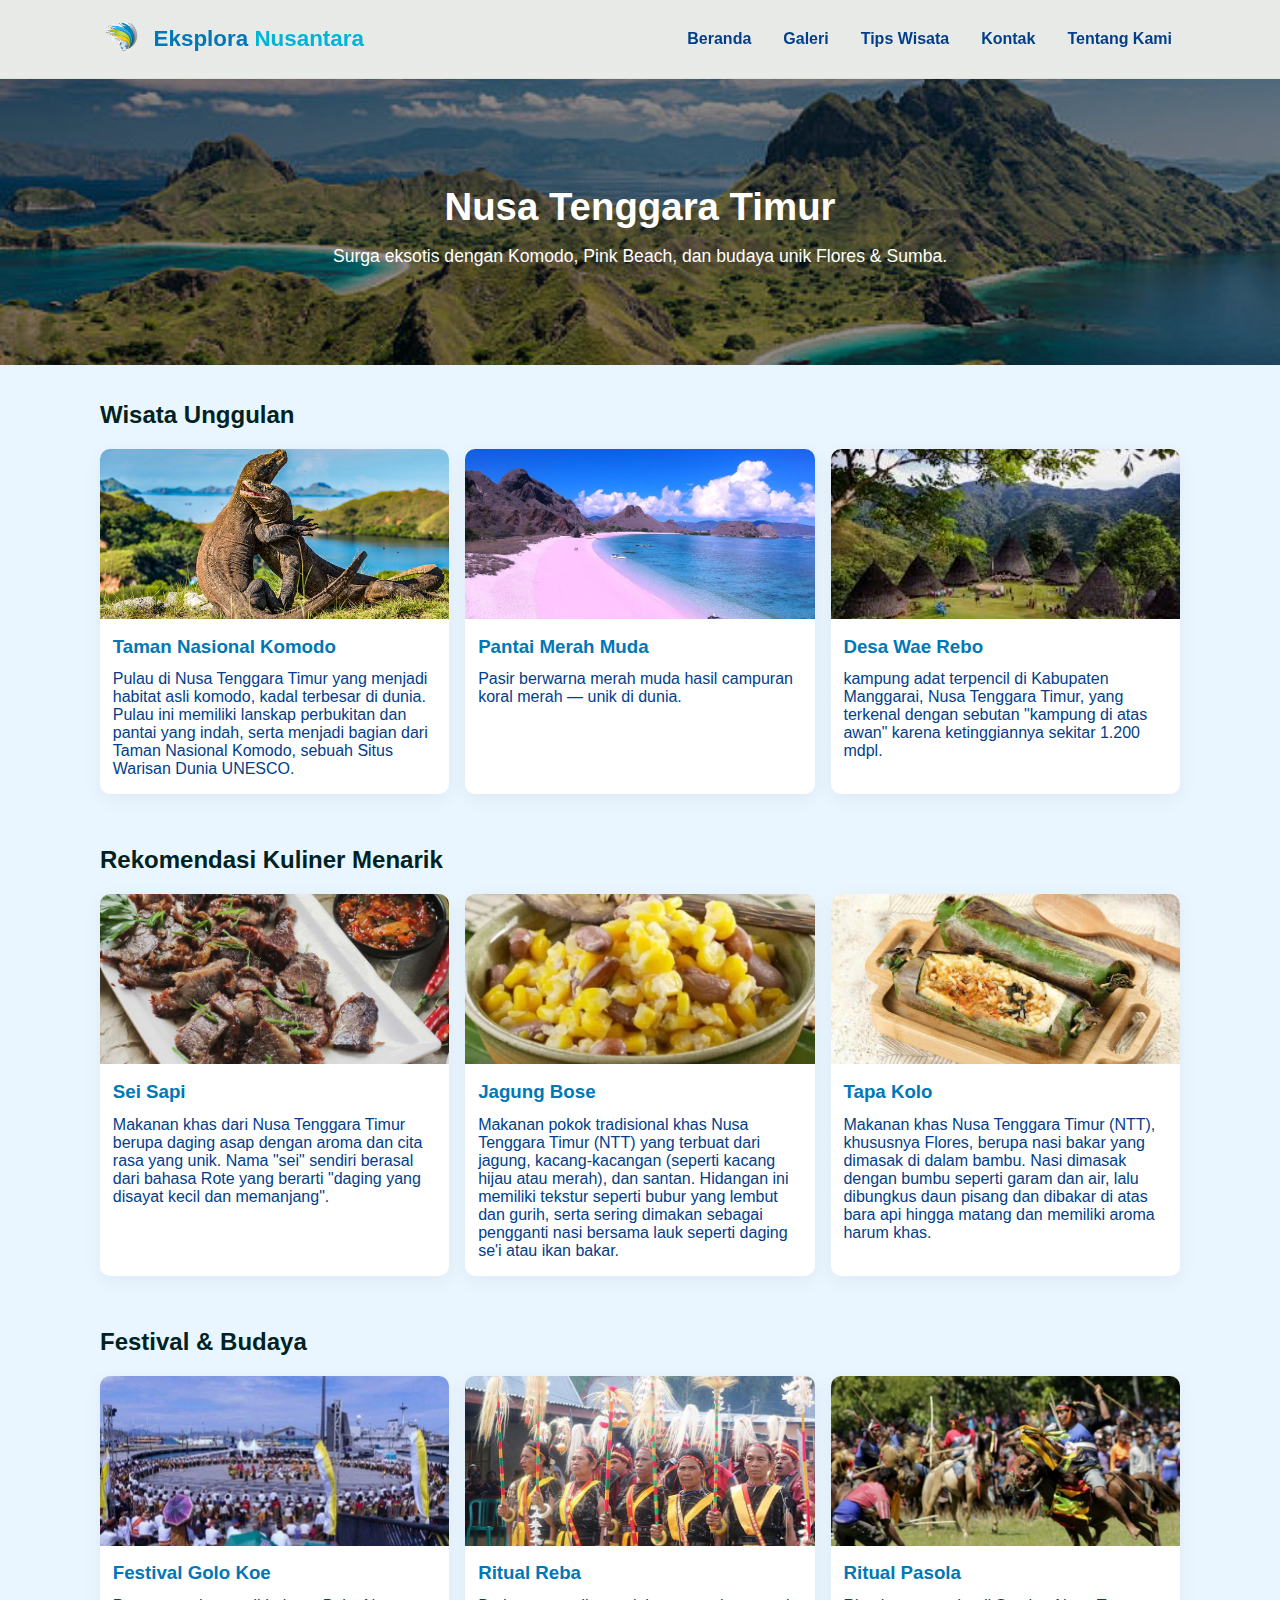
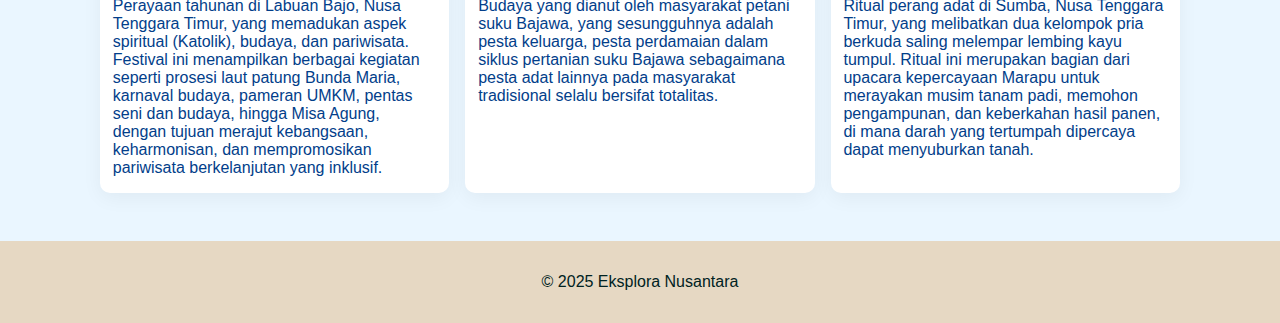
<file: NTT(NusaTenggaraTimur).html>
<!doctype html>
<html lang="id">
<head>
  <meta charset="utf-8" />
  <meta name="viewport" content="width=device-width,initial-scale=1" />
  <title>NTT — Eksplora Nusantara</title>
  <link rel="stylesheet" href="css ntt.css">
</head>
<body>
  <header class="header">
    <div class="container header-flex">
      <div class="brand">
        <img src="logo eksploranusantara.png" alt="Logo Eksplora Nusantara" class="logo-img">
        <h1 class="logo-text">Eksplora <span>Nusantara</span></h1>
      </div>
      <nav class="main-nav">
        <ul class="nav">
          <li><a href="index.html">Beranda</a></li>
          <li><a href="gallery.html">Galeri</a></li>
          <li><a href="tipswisata.html">Tips Wisata</a></li>
          <li><a href="Kontak.html">Kontak</a></li>
          <li><a href="tentangkami.html">Tentang Kami</a></li>
        </ul>
      </nav>
    </div>
  </header>

  <main>
    <section class="hero">
      <h1>Nusa Tenggara Timur</h1>
      <p>Surga eksotis dengan Komodo, Pink Beach, dan budaya unik Flores & Sumba.</p>
    </section>

    <section class="content container">
      <h2>Wisata Unggulan</h2>
      <div class="cards">
        <article class="card">
          <img src="pulau komodo.jpg" alt="Komodo">
          <h3>Taman Nasional Komodo</h3>
          <p>Pulau di Nusa Tenggara Timur yang menjadi habitat asli komodo, kadal terbesar di dunia. Pulau ini memiliki lanskap perbukitan dan pantai yang indah, serta menjadi bagian dari Taman Nasional Komodo, sebuah Situs Warisan Dunia UNESCO.</p>
        </article>
        <article class="card">
          <img src="pink beach.jpg" alt="Pink Beach">
          <h3>Pantai Merah Muda</h3>
          <p>Pasir berwarna merah muda hasil campuran koral merah — unik di dunia.</p>
        </article>
        <article class="card">
          <img src="desa wae rebo.jpg" alt="Sumba">
          <h3>Desa Wae Rebo</h3>
          <p>kampung adat terpencil di Kabupaten Manggarai, Nusa Tenggara Timur, yang terkenal dengan sebutan "kampung di atas awan" karena ketinggiannya sekitar 1.200 mdpl.</p>
        </article>
      </div>
    </section>

    <section class="content container">
      <h2>Rekomendasi Kuliner Menarik</h2>
      <div class="cards">
        <article class="card">
          <img src="sei.jpg" alt="Sei">
          <h3>Sei Sapi</h3>
          <p> Makanan khas dari Nusa Tenggara Timur berupa daging asap dengan aroma dan cita rasa yang unik. Nama "sei" sendiri berasal dari bahasa Rote yang berarti "daging yang disayat kecil dan memanjang". </p>
        </article>
        <article class="card">
          <img src="jagung bose.jpg" alt="Jagung Bose">
          <h3>Jagung Bose</h3>
          <p>Makanan pokok tradisional khas Nusa Tenggara Timur (NTT) yang terbuat dari jagung, kacang-kacangan (seperti kacang hijau atau merah), dan santan. Hidangan ini memiliki tekstur seperti bubur yang lembut dan gurih, serta sering dimakan sebagai pengganti nasi bersama lauk seperti daging se'i atau ikan bakar. </p>
        </article>
        <article class="card">
          <img src="tapa kolo.jpg" alt="Tapa Kolo">
          <h3>Tapa Kolo</h3>
          <p>Makanan khas Nusa Tenggara Timur (NTT), khususnya Flores, berupa nasi bakar yang dimasak di dalam bambu. Nasi dimasak dengan bumbu seperti garam dan air, lalu dibungkus daun pisang dan dibakar di atas bara api hingga matang dan memiliki aroma harum khas.</p>
        </article>
    </section>

    <section class="content container">
      <h2>Festival & Budaya</h2>
      <div class="cards">
        <article class="card">
          <img src="festival golo koe.jpg" alt="Golo Koe">
          <h3>Festival Golo Koe</h3>
          <p> Perayaan tahunan di Labuan Bajo, Nusa Tenggara Timur, yang memadukan aspek spiritual (Katolik), budaya, dan pariwisata. Festival ini menampilkan berbagai kegiatan seperti prosesi laut patung Bunda Maria, karnaval budaya, pameran UMKM, pentas seni dan budaya, hingga Misa Agung, dengan tujuan merajut kebangsaan, keharmonisan, dan mempromosikan pariwisata berkelanjutan yang inklusif.  </p>
        </article>
        <article class="card">
          <img src="reba.jpg" alt="Reba">
          <h3>Ritual Reba</h3>
          <p>Budaya yang dianut oleh masyarakat petani suku Bajawa, yang sesungguhnya adalah pesta keluarga, pesta perdamaian dalam siklus pertanian suku Bajawa sebagaimana pesta adat lainnya pada masyarakat tradisional selalu bersifat totalitas.</p>
        </article>
        <article class="card">
          <img src="ritual pasola.jpg" alt="Ritual Pasola">
          <h3>Ritual Pasola</h3>
          <p>Ritual perang adat di Sumba, Nusa Tenggara Timur, yang melibatkan dua kelompok pria berkuda saling melempar lembing kayu tumpul. Ritual ini merupakan bagian dari upacara kepercayaan Marapu untuk merayakan musim tanam padi, memohon pengampunan, dan keberkahan hasil panen, di mana darah yang tertumpah dipercaya dapat menyuburkan tanah.</p>
        </article>
    </section>
  </main>

  <footer class="site-footer">
    <p>&copy; 2025 Eksplora Nusantara</p>
  </footer>
</body>
</html>
</file>
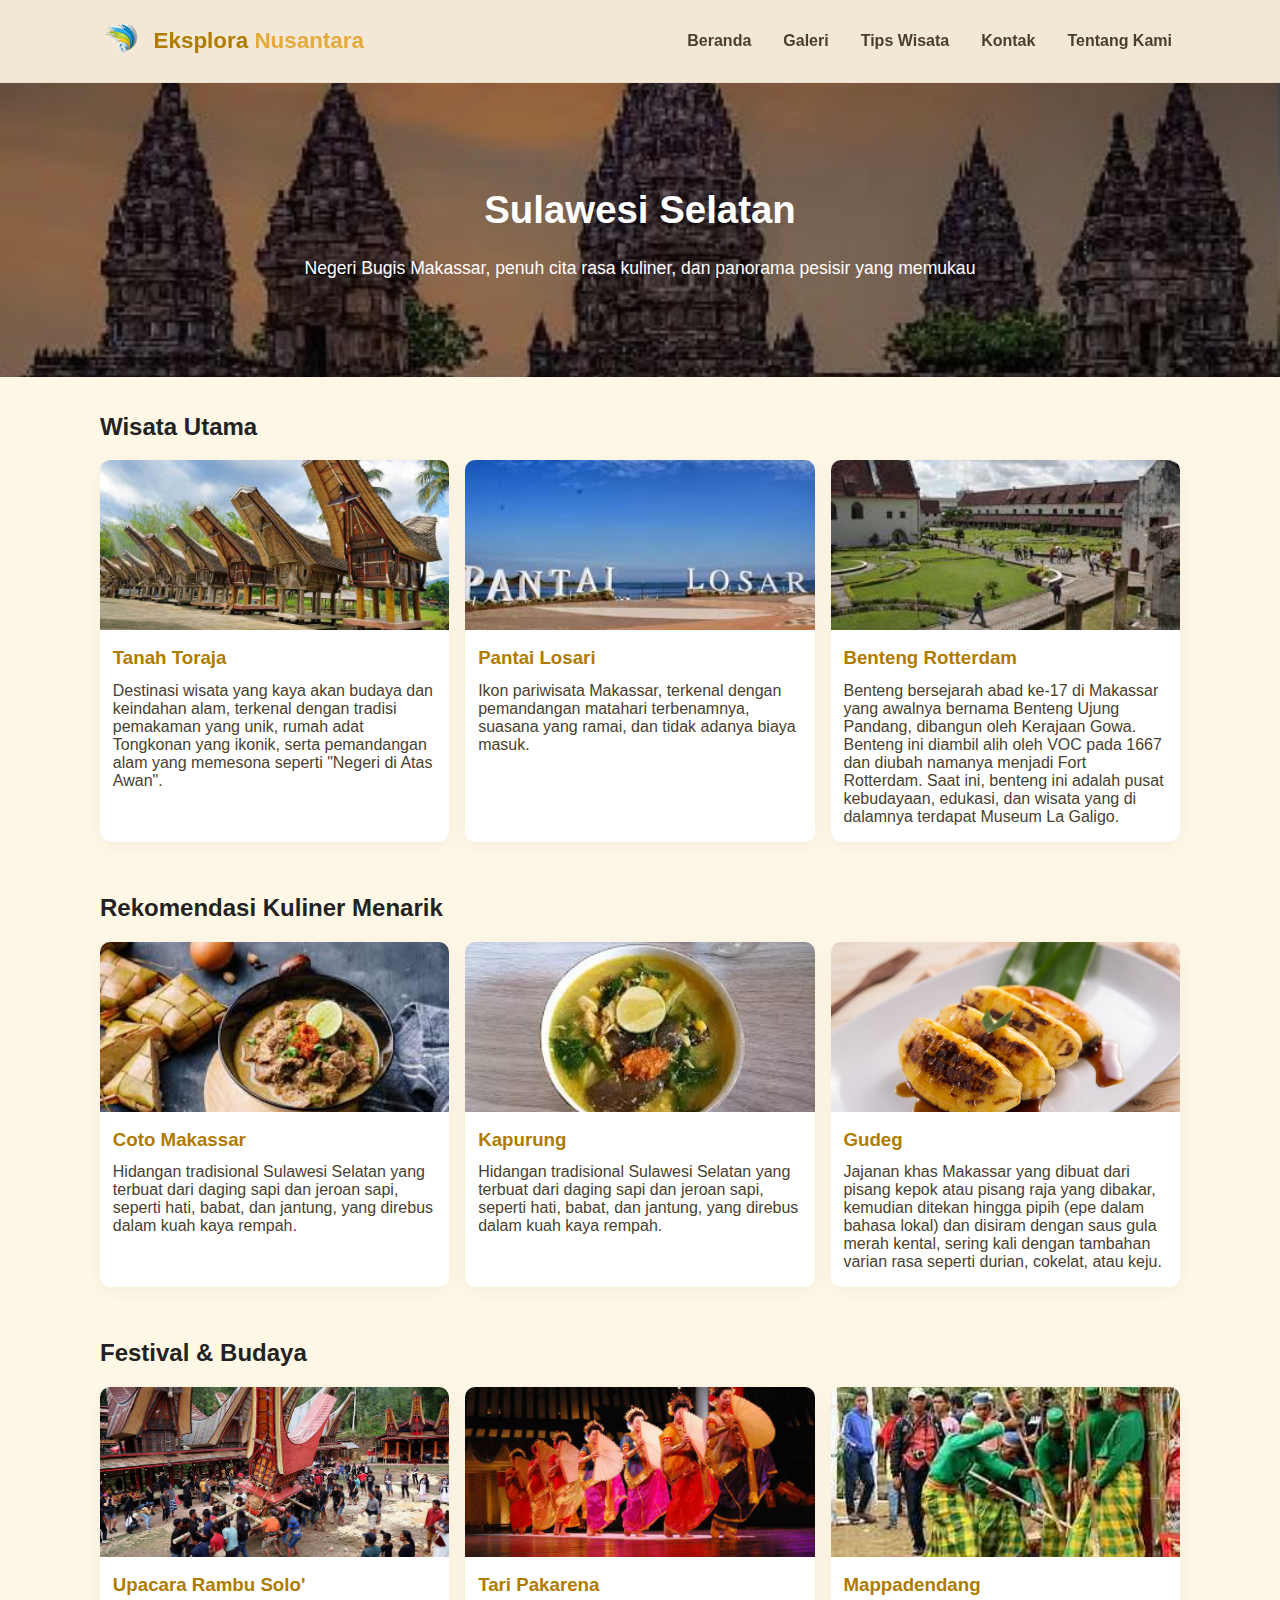
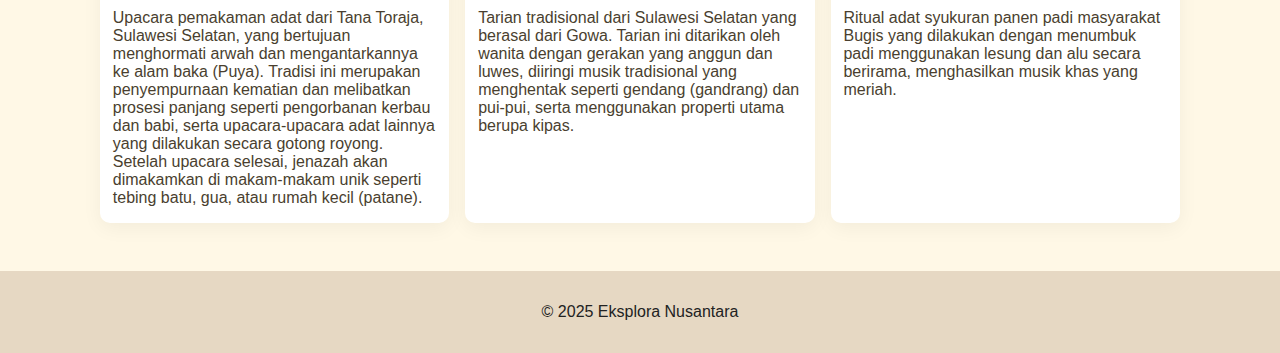
<file: sulsel.html>
<!doctype html>
<html lang="id">
<head>
  <meta charset="utf-8">
  <meta name="viewport" content="width=device-width,initial-scale=1">
  <title>Sulawesi Selatan — Eksplora Nusantara</title>
  <link rel="stylesheet" href="css sulsel.css">
</head>
<body>
  <header class="header">
    <div class="container header-flex">
      <div class="brand">
        <img src="logo eksploranusantara.png" alt="Logo Eksplora Nusantara" class="logo-img">
        <h1 class="logo-text">Eksplora <span>Nusantara</span></h1>
      </div>
      <nav class="main-nav">
        <ul class="nav">
          <li><a href="index.html">Beranda</a></li>
          <li><a href="gallery.html">Galeri</a></li>
          <li><a href="tipswisata.html">Tips Wisata</a></li>
          <li><a href="Kontak.html">Kontak</a></li>
          <li><a href="tentangkami.html">Tentang Kami</a></li>
        </ul>
      </nav>
    </div>
  </header>

  <main>
    <section class="hero">
      <h1>Sulawesi Selatan</h1>
      <p>Negeri Bugis Makassar, penuh cita rasa kuliner, dan panorama pesisir yang memukau</p>
    </section>

    <section class="content container">
      <h2>Wisata Utama</h2>
      <div class="cards">
        <article class="card">
          <img src="tana toraja.jpg" alt="tanah toraja">
          <h3>Tanah Toraja</h3>
          <p>Destinasi wisata yang kaya akan budaya dan keindahan alam, terkenal dengan tradisi pemakaman yang unik, rumah adat Tongkonan yang ikonik, serta pemandangan alam yang memesona seperti "Negeri di Atas Awan". </p>
        </article>
        <article class="card">
          <img src="pantai losari.jpg" alt="Pantai Losari">
          <h3>Pantai Losari</h3>
          <p>Ikon pariwisata Makassar, terkenal dengan pemandangan matahari terbenamnya, suasana yang ramai, dan tidak adanya biaya masuk.</p>
        </article>
        <article class="card">
          <img src="benteng rotterdam.jpg" alt="Benteng">
          <h3>Benteng Rotterdam</h3>
          <p>Benteng bersejarah abad ke-17 di Makassar yang awalnya bernama Benteng Ujung Pandang, dibangun oleh Kerajaan Gowa. Benteng ini diambil alih oleh VOC pada 1667 dan diubah namanya menjadi Fort Rotterdam. Saat ini, benteng ini adalah pusat kebudayaan, edukasi, dan wisata yang di dalamnya terdapat Museum La Galigo. </p>
        </article>
      </div>
    </section>

    <section class="content container">
      <h2>Rekomendasi Kuliner Menarik</h2>
      <div class="cards">
        <article class="card">
          <img src="coto makassar.jpg" alt="coto makassar">
          <h3>Coto Makassar</h3>
          <p>Hidangan tradisional Sulawesi Selatan yang terbuat dari daging sapi dan jeroan sapi, seperti hati, babat, dan jantung, yang direbus dalam kuah kaya rempah.</p>
        </article>
        <article class="card">
          <img src="kapurung.jpg" alt="kapurung">
          <h3>Kapurung</h3>
          <p>Hidangan tradisional Sulawesi Selatan yang terbuat dari daging sapi dan jeroan sapi, seperti hati, babat, dan jantung, yang direbus dalam kuah kaya rempah. </p>
        </article>
        <article class="card">
          <img src="pisang epe.jpeg" alt="pisang epe">
          <h3>Gudeg</h3>
          <p>Jajanan khas Makassar yang dibuat dari pisang kepok atau pisang raja yang dibakar, kemudian ditekan hingga pipih (epe dalam bahasa lokal) dan disiram dengan saus gula merah kental, sering kali dengan tambahan varian rasa seperti durian, cokelat, atau keju.</p>
        </article>
      </div>
    </section>

    <section class="content container">
      <h2>Festival & Budaya</h2>
      <div class="cards">
        <article class="card">
          <img src="rambu solo.jpg" alt="rambu solo">
          <h3>Upacara Rambu Solo'</h3>
          <p> Upacara pemakaman adat dari Tana Toraja, Sulawesi Selatan, yang bertujuan menghormati arwah dan mengantarkannya ke alam baka (Puya). Tradisi ini merupakan penyempurnaan kematian dan melibatkan prosesi panjang seperti pengorbanan kerbau dan babi, serta upacara-upacara adat lainnya yang dilakukan secara gotong royong. Setelah upacara selesai, jenazah akan dimakamkan di makam-makam unik seperti tebing batu, gua, atau rumah kecil (patane). </p>
        </article>
        <article class="card">
          <img src="tari pakarena.png" alt="tari">
          <h3>Tari Pakarena</h3>
          <p>Tarian tradisional dari Sulawesi Selatan yang berasal dari Gowa. Tarian ini ditarikan oleh wanita dengan gerakan yang anggun dan luwes, diiringi musik tradisional yang menghentak seperti gendang (gandrang) dan pui-pui, serta menggunakan properti utama berupa kipas.</p>
        </article>
        <article class="card">
          <img src="mappadendang.jpg" alt="mappadendang">
          <h3>Mappadendang</h3>
          <p> Ritual adat syukuran panen padi masyarakat Bugis yang dilakukan dengan menumbuk padi menggunakan lesung dan alu secara berirama, menghasilkan musik khas yang meriah.</p>
        </article>
      </div>
    </section>
  </main>

  <footer class="site-footer">
    <p>&copy; 2025 Eksplora Nusantara</p>
  </footer>
</body>
</html>
</file>
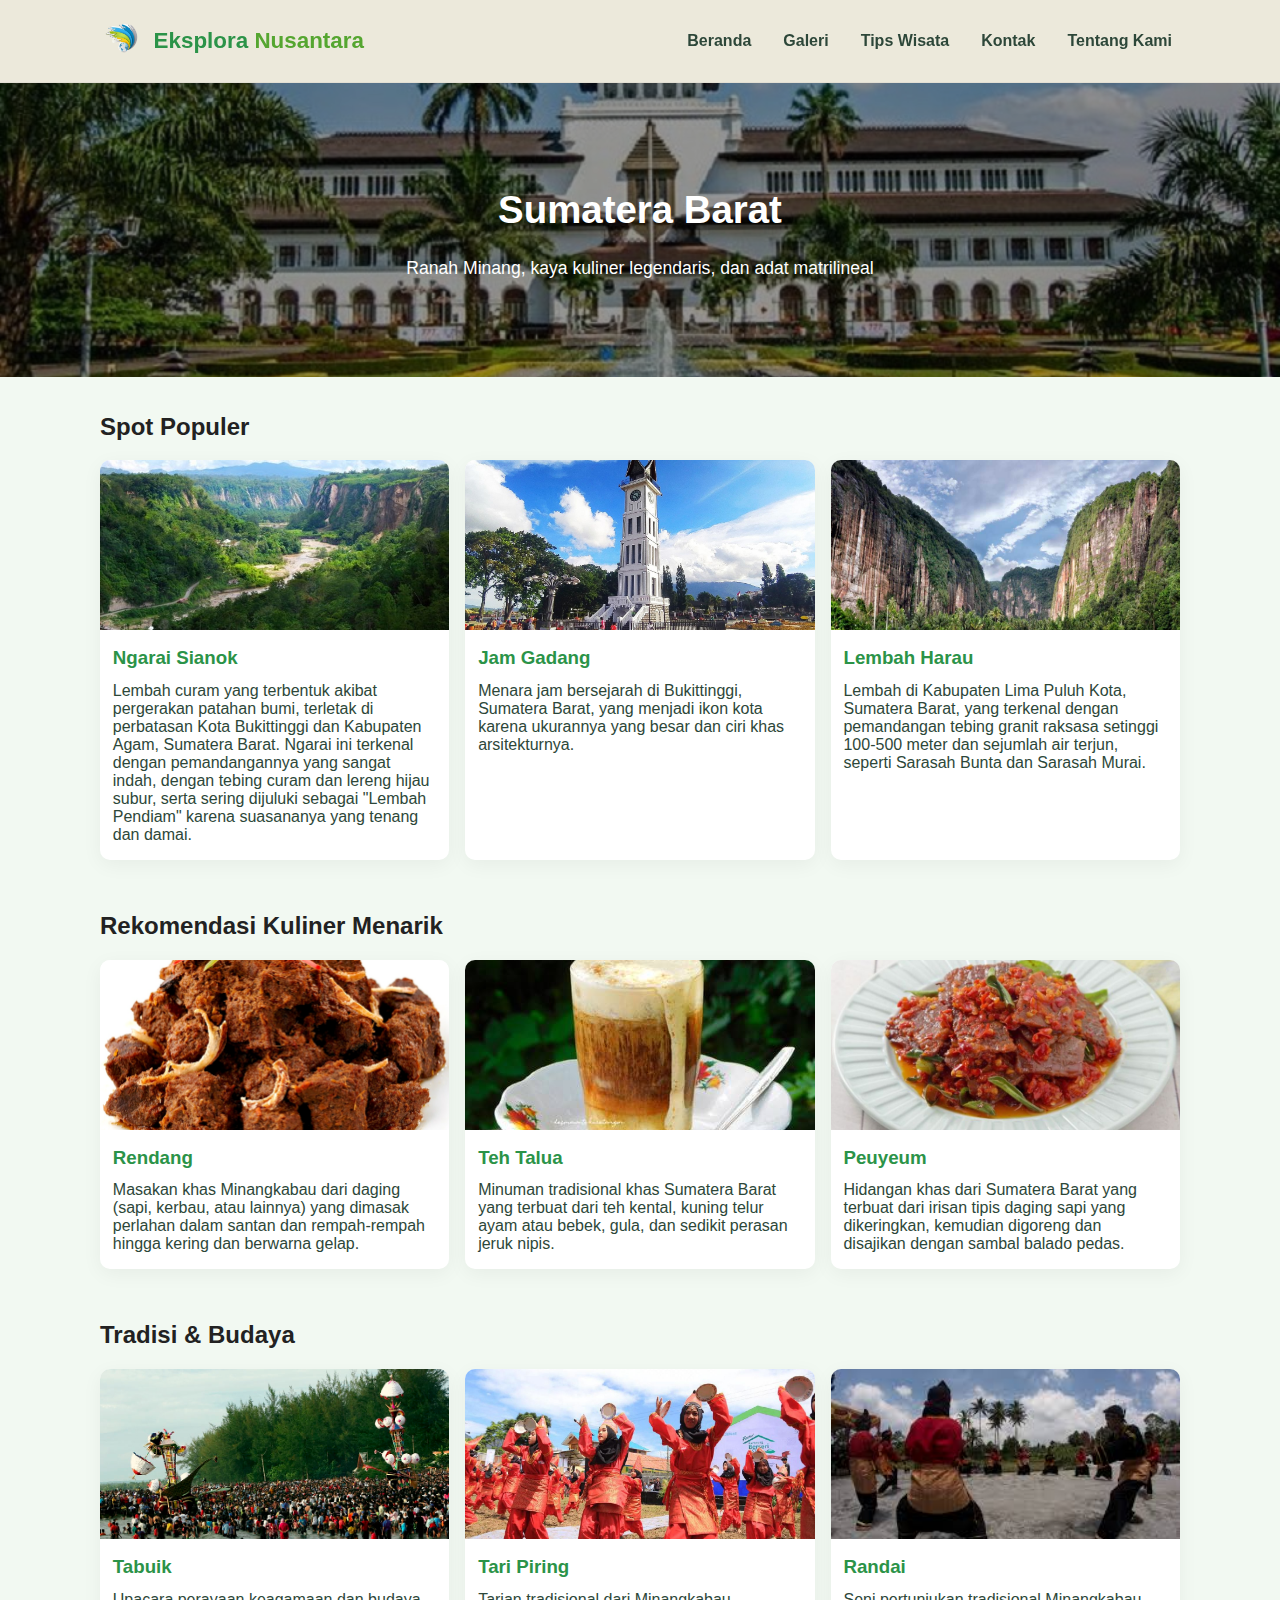
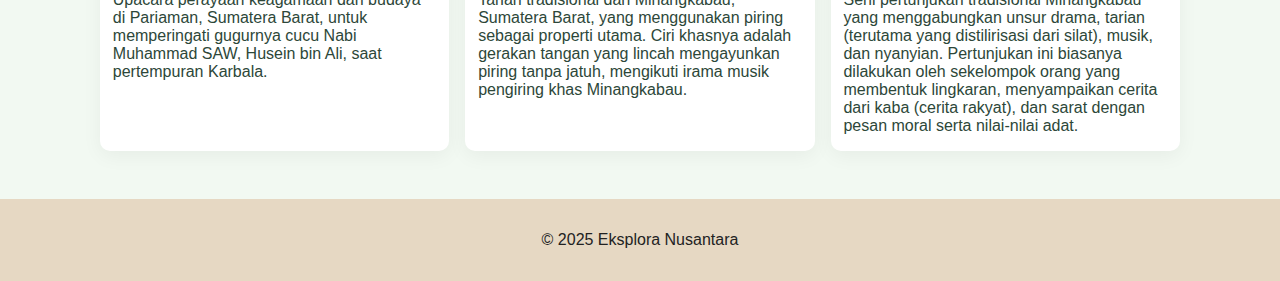
<file: sumbar.html>
<!doctype html>
<html lang="id">
<head>
  <meta charset="utf-8">
  <meta name="viewport" content="width=device-width,initial-scale=1">
  <title>Sumatera Barat — Eksplora Nusantara</title>
  <link rel="stylesheet" href="css sumbar.css">
</head>
<body>
  <header class="header">
    <div class="container header-flex">
      <div class="brand">
        <img src="logo eksploranusantara.png" alt="Logo Eksplora Nusantara" class="logo-img">
        <h1 class="logo-text">Eksplora <span>Nusantara</span></h1>
      </div>
      <nav class="main-nav">
        <ul class="nav">
          <li><a href="index.html">Beranda</a></li>
          <li><a href="gallery.html">Galeri</a></li>
          <li><a href="tipswisata.html">Tips Wisata</a></li>
          <li><a href="Kontak.html">Kontak</a></li>
          <li><a href="tentangkami.html">Tentang Kami</a></li>
        </ul>
      </nav>
    </div>
  </header>

  <main>
    <section class="hero">
      <h1>Sumatera Barat</h1>
      <p>Ranah Minang, kaya kuliner legendaris, dan adat matrilineal</p>
    </section>

    <section class="content container">
      <h2>Spot Populer</h2>
      <div class="cards">
        <article class="card">
          <img src="ngarai sianok.jpg" alt="ngarai sianok">
          <h3>Ngarai Sianok</h3>
          <p>Lembah curam yang terbentuk akibat pergerakan patahan bumi, terletak di perbatasan Kota Bukittinggi dan Kabupaten Agam, Sumatera Barat. Ngarai ini terkenal dengan pemandangannya yang sangat indah, dengan tebing curam dan lereng hijau subur, serta sering dijuluki sebagai "Lembah Pendiam" karena suasananya yang tenang dan damai.</p>
        </article>
        <article class="card">
          <img src="jam gadang.jpg" alt="jam gadang">
          <h3>Jam Gadang</h3>
          <p>Menara jam bersejarah di Bukittinggi, Sumatera Barat, yang menjadi ikon kota karena ukurannya yang besar dan ciri khas arsitekturnya.</p>
        </article>
        <article class="card">
          <img src="lembah harau.jpg" alt="lembah harau">
          <h3>Lembah Harau</h3>
          <p>Lembah di Kabupaten Lima Puluh Kota, Sumatera Barat, yang terkenal dengan pemandangan tebing granit raksasa setinggi 100-500 meter dan sejumlah air terjun, seperti Sarasah Bunta dan Sarasah Murai. </p>
        </article>
      </div>
    </section>

    <section class="content container">
      <h2>Rekomendasi Kuliner Menarik</h2>
      <div class="cards">
        <article class="card">
          <img src="rendang.jpg" alt="rendang">
          <h3>Rendang</h3>
          <p>Masakan khas Minangkabau dari daging (sapi, kerbau, atau lainnya) yang dimasak perlahan dalam santan dan rempah-rempah hingga kering dan berwarna gelap.</p>
        </article>
        <article class="card">
          <img src="teh talua.jpg" alt="teh talua">
          <h3>Teh Talua</h3>
          <p>Minuman tradisional khas Sumatera Barat yang terbuat dari teh kental, kuning telur ayam atau bebek, gula, dan sedikit perasan jeruk nipis. </p>
        </article>
        <article class="card">
          <img src="dendeng balado.jpg" alt="dendeng balado">
          <h3>Peuyeum</h3>
          <p>Hidangan khas dari Sumatera Barat yang terbuat dari irisan tipis daging sapi yang dikeringkan, kemudian digoreng dan disajikan dengan sambal balado pedas. </p>
        </article>
      </div>
    </section>

    <section class="content container">
      <h2>Tradisi & Budaya</h2>
      <div class="cards">
        <article class="card">
          <img src="tabuik.jpg" alt="tabuik">
          <h3>Tabuik</h3>
          <p>Upacara perayaan keagamaan dan budaya di Pariaman, Sumatera Barat, untuk memperingati gugurnya cucu Nabi Muhammad SAW, Husein bin Ali, saat pertempuran Karbala.   </p>
        </article>
        <article class="card">
          <img src="tari piring.jpeg" alt="piring">
          <h3>Tari Piring</h3>
          <p>Tarian tradisional dari Minangkabau, Sumatera Barat, yang menggunakan piring sebagai properti utama. Ciri khasnya adalah gerakan tangan yang lincah mengayunkan piring tanpa jatuh, mengikuti irama musik pengiring khas Minangkabau.</p>
        </article>
        <article class="card">
          <img src="randai.jpg" alt="Randai">
          <h3>Randai</h3>
          <p>Seni pertunjukan tradisional Minangkabau yang menggabungkan unsur drama, tarian (terutama yang distilirisasi dari silat), musik, dan nyanyian. Pertunjukan ini biasanya dilakukan oleh sekelompok orang yang membentuk lingkaran, menyampaikan cerita dari kaba (cerita rakyat), dan sarat dengan pesan moral serta nilai-nilai adat. </p>
        </article>
      </div>
    </section>
  </main>

  <footer class="site-footer">
    <p>&copy; 2025 Eksplora Nusantara</p>
  </footer>
</body>
</html>
</file>
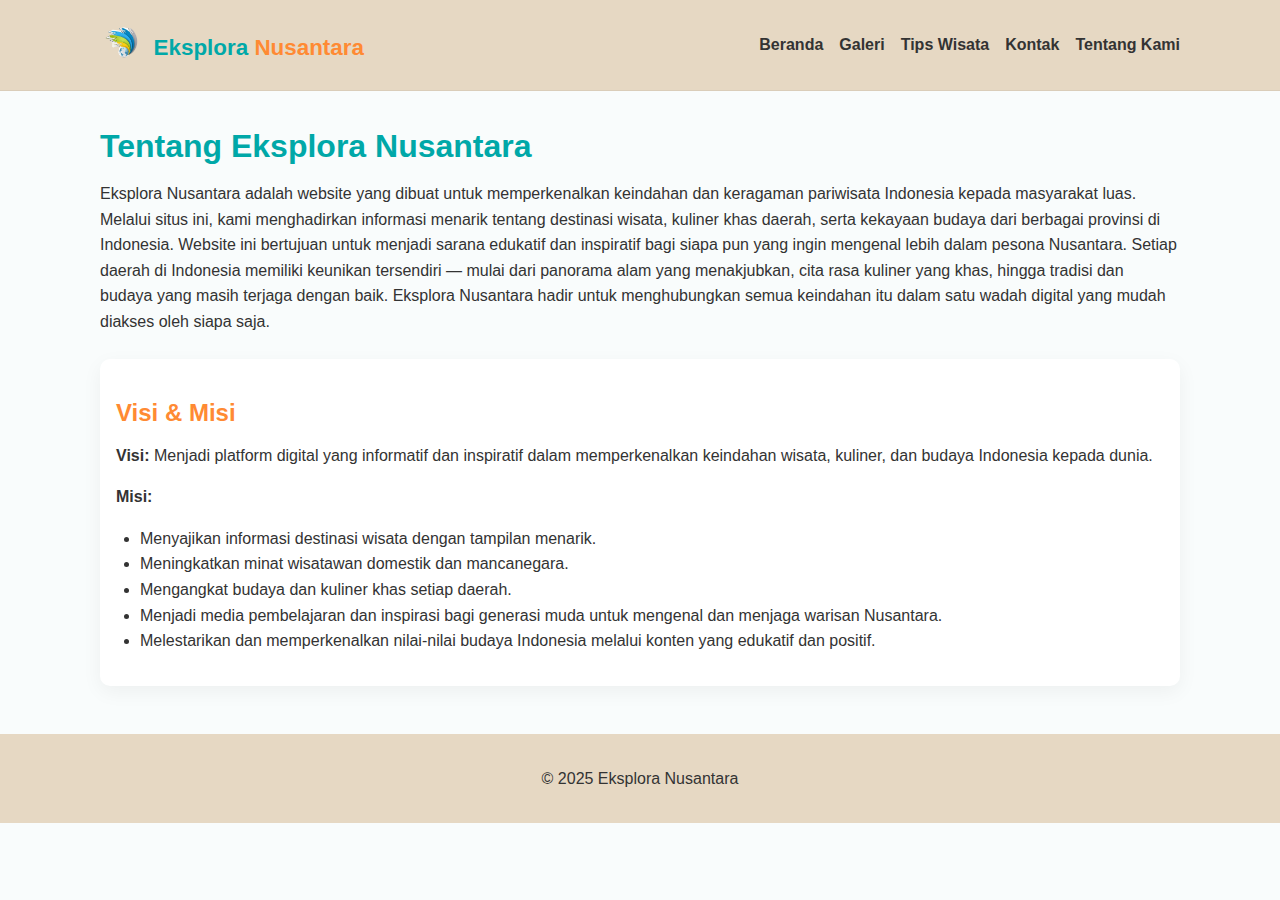
<file: tentangkami.html>
<!doctype html>
<html lang="id">
<head>
  <meta charset="utf-8">
  <meta name="viewport" content="width=device-width,initial-scale=1">
  <title>Tentang Kami — Eksplora Nusantara</title>
  <link rel="stylesheet" href="css tentang kami.css">
</head>
<body>
  <header class="site-header">
    <div class="container header-flex">
      <div class="brand">
        <img src="logo eksploranusantara.png" alt="Logo" class="logo-img">
        <h1 class="logo-text">Eksplora <span>Nusantara</span></h1>
      </div>
      <nav class="main-nav">
        <ul class="nav">
          <li><a href="index.html">Beranda</a></li>
          <li><a href="gallery.html">Galeri</a></li>
          <li><a href="tipswisata.html">Tips Wisata</a></li>
          <li><a href="Kontak.html">Kontak</a></li>
          <li><a href="tentangkami.html">Tentang Kami</a></li>
        </ul>
      </nav>
    </div>
  </header>

  <main class="container">
    <h1>Tentang Eksplora Nusantara</h1>
    <p>Eksplora Nusantara adalah website yang dibuat untuk memperkenalkan keindahan dan keragaman pariwisata Indonesia kepada masyarakat luas. Melalui situs ini, kami menghadirkan informasi menarik tentang destinasi wisata, kuliner khas daerah, serta kekayaan budaya dari berbagai provinsi di Indonesia.

    Website ini bertujuan untuk menjadi sarana edukatif dan inspiratif bagi siapa pun yang ingin mengenal lebih dalam pesona Nusantara. Setiap daerah di Indonesia memiliki keunikan tersendiri — mulai dari panorama alam yang menakjubkan, cita rasa kuliner yang khas, hingga tradisi dan budaya yang masih terjaga dengan baik. Eksplora Nusantara hadir untuk menghubungkan semua keindahan itu dalam satu wadah digital yang mudah diakses oleh siapa saja.</p>

    <section class="profil">
      <h2>Visi & Misi</h2>
      <p><strong>Visi:</strong> Menjadi platform digital yang informatif dan inspiratif dalam memperkenalkan keindahan wisata, kuliner, dan budaya Indonesia kepada dunia.</p>
      <p><strong>Misi:</strong></p>
      <ul>
        <li>Menyajikan informasi destinasi wisata dengan tampilan menarik.</li>
        <li>Meningkatkan minat wisatawan domestik dan mancanegara.</li>
        <li>Mengangkat budaya dan kuliner khas setiap daerah.</li>
        <li>Menjadi media pembelajaran dan inspirasi bagi generasi muda untuk mengenal dan menjaga warisan Nusantara.</li>
        <li>Melestarikan dan memperkenalkan nilai-nilai budaya Indonesia melalui konten yang edukatif dan positif.</li>
      </ul>
    </section>
  </main>

  <footer class="site-footer">
    <p>&copy; 2025 Eksplora Nusantara</p>
  </footer>
</body>
</html>
</file>
<file: css style index.css>
:root{
  --bg:#f9fcfc;
  --toska:#00a8a8;     
  --oranye:#ff8a33;    
  --abu:#5b6468;
  --card-bg:#ffffff;
}
*{
  box-sizing:border-box;margin:0;padding:0
}
body{
  font-family: "Poppins", "Segoe UI", Roboto, Arial, sans-serif;
  background:var(--bg);
  color:#222;
}
.container{
  max-width:1080px;margin:0 auto;padding:1rem
}

/* HEADER */
.header{
  background: #e6d8c369;
  border-bottom:1px solid rgba(0,0,0,0.04);
  position:sticky;
  top:0;
  z-index:40;
  backdrop-filter: blur(10px);
}
.header-flex{
    display:flex;align-items:center;
    justify-content:space-between;
    padding:.8rem 1rem
}
.brand{
    display:flex;
    align-items:center;
    gap:.6rem
}
.logo-img{
    width:44px;
    height:44px;
    object-fit:contain
}
.logo-text{
    color:var(--toska);font-size:1.4rem;
    font-weight:700;
    line-height:1;
}
.logo-text span{
    color:var(--oranye)
}
.main-nav .nav{
    list-style:none;
    display:flex;gap:1rem
}
.nav a{
  text-decoration:none;
  color:var(--subjudul);
  font-weight:600;
  padding:.35rem .5rem;
  border-radius:8px;
  transition:background .22s ease, color .2s ease, transform .12s ease;
}
.nav a:hover{
  color:#fff;
  background:linear-gradient(90deg,var(--toska),var(--oranye));
  transform:translateY(-2px);
  box-shadow:0 6px 18px rgba(0,0,0,0.08);
}

/* HERO */
.hero{
  background-image: url(pulau\ padar.jpg);
  background-size:cover;
  background-position:center;
  padding:4.2rem 0;
  border-radius:0 0 20px 20px;
  margin-bottom:1rem;
  box-shadow:0 6px 18px rgba(0,0,0,0.05);
}
.hero-inner{
  max-width:900px;margin:0 auto;text-align:center;padding:2rem;background:rgba(255,255,255,0.08);border-radius:10px;
}
.hero h2{
  font-size:2rem;color:rgba(3,48,45,0.95);margin-bottom:.5rem;text-shadow:0 1px 0 rgba(255,255,255,0.2);
}
.hero p{
  color:var(--muted);font-size:1rem
}

/* REGIONS */
.regions{
    padding:2rem 0;
}
.regions h3{
    margin-bottom:1rem;color:#0b6f6f;
}
.cards{
  display:grid;
  grid-template-columns:repeat(auto-fit,minmax(220px,1fr));
  gap:1.25rem;
}
.card{
  background:var(--card-bg);
  border-radius:12px;
  overflow:hidden;
  box-shadow:0 8px 20px rgba(0,0,0,0.06);
  transition:transform .25s ease, box-shadow .25s ease;
  display:flex;flex-direction:column;justify-content:space-between;
  background-color: #E8DFCA;
}
.card img{
    width:100%;height:150px;object-fit:cover;display:block;
}
.card h4{
    margin:.9rem 1rem 0;color:var(--toska);font-size:1.05rem;
}
.card p{
    margin:.5rem 1rem 1rem;color:var(--muted);flex:1;
}
.card .btn{
    margin:0 1rem 1rem 1rem;
}

.card:hover{
  transform:translateY(-10px) rotate(-0.2deg);
  box-shadow:0 18px 40px rgba(0,0,0,0.12);
}

/* BUTTON */
.btn{
  display:inline-block;
  padding:.55rem .95rem;
  background:var(--toska);
  color:#fff;
  border-radius:8px;
  text-decoration:none;
  font-weight:700;
  transition:transform .18s ease, background .18s ease;
}
.btn:hover{
  background:var(--oranye);transform:scale(1.03);
}

/* REKOMENDASI */
.highlight{
    background:linear-gradient(90deg,#ffffff,#f7fbfb);padding:1.2rem;border-radius:12px;margin-top:1.25rem;
}
.highlight-grid{
    display:flex;gap:1rem;flex-wrap:wrap;
}
.highlight-item{
    flex:1;min-width:200px;padding:1rem;background:#fff;
    border-radius:8px;box-shadow:0 6px 18px rgba(0,0,0,0.05);
    transition:transform .22s ease; 
    background-color: #0b6f6f; color: white;
}
.highlight-item:hover{
    transform:translateY(-6px);
}

/* FOOTER */
.footer{
    padding:1.2rem 0;
    text-align:center;color:var(--abu);background:#fff;margin-top:2.25rem;border-top:3px solid rgba(0,168,168,0.06); 
    background-color: antiquewhite;
}

@media (max-width:720px){
  .header-flex{
    padding:.6rem
  }
  .nav{
    display:none
  }
  .hero-inner{
    padding:1rem
  }
  .card img{
    height:140px
  }
  .logo-text{
    font-size:1.05rem
  }
}
</file>
<file: css bali.css>
@import url('https://fonts.googleapis.com/css2?family=Poppins:wght@400;600;700&display=swap');

:root{
  --pink:#E26D5A;
  --krem:#F4A259;
  --abu:#4A403A;
  --bg:#FFF7F2;
}

body{
    font-family:"Poppins",sans-serif;
    background:var(--bg);color:#222;
    margin:0;
}
.container{
    max-width:1080px;margin:0 auto;
    padding:1rem;
}

.header{
    background:#e6d8c370;border-bottom:1px solid rgba(0,0,0,0.04);
    position:sticky;
    top:0;
    z-index:40;
    backdrop-filter: blur(10px);
}
.header-flex{
    display:flex;
    align-items:center;
    justify-content:space-between;
    padding:.8rem 1rem;
}
.brand{
    display:flex;
    align-items:center;
    gap:.6rem;
}
.logo-img{
    width:44px;
    height:44px;
    object-fit:contain;
}
.logo-text{
    color:var(--pink);
    font-size:1.4rem;
    font-weight:700;
    line-height:1;
}

.logo-text span{
    color:var(--krem);
}
.main-nav .nav{
    list-style:none;
    display:flex;
    gap:1rem;
}
.nav a{
    text-decoration:none;
    color:var(--muted);
    font-weight:600;
    padding:.35rem .5rem;
    border-radius:8px;
    transition:.3s;
}
.nav a:hover{
    background:linear-gradient(90deg,var(--pink),var(--krem));color:#fff;
    transform:translateY(-2px);
}

.hero{
  background:url(bali.jpg) center/cover no-repeat;
  text-align:center;
  padding:5rem 1rem;
  color:#fff;
  background-blend-mode:multiply;
  background-color:rgba(0,0,0,0.4);
}
.hero h1{
    font-size:2.5rem;
    margin-bottom:0.5rem;
}
.hero p{
    font-size:1.1rem;
}

.cards{
    display:grid;
    grid-template-columns:repeat(auto-fit,minmax(260px,1fr));
    gap:1rem;
    margin-top:1rem;
}
.card{
    background:#E8DFCA;
    border-radius:10px;
    box-shadow:0 5px 20px rgba(0,0,0,0.05);transition:.3s;
    overflow:hidden;
}
.card img{
    width:100%;
    height:170px;
    object-fit:cover;
}

.card:hover{
    transform:translateY(-8px);
    box-shadow:0 8px 24px rgba(0,0,0,0.15);
}
.card h3{
    margin:.8rem;
    color:var(--pink);
}
.card p{
    margin:0 .8rem 1rem;
    color:var(--abu);
}

/* Footer */
.site-footer{background:#E6D8C3;text-align:center;padding:1rem;margin-top:2rem}
</file>
<file: css diy.css>
:root{
  --oren:#b07b00;
  --jingga:#e5aa3d;
  --abu:#4a3f2f;
  --bg:#fff8e6;
}

body{
    font-family:"Poppins",sans-serif;
    background:var(--bg);
    color:#222;
    margin:0;
}
.container{
    max-width:1080px;
    margin:0 auto;
    padding:1rem;
}
.header{
    background:#e6d8c380;
    border-bottom:1px solid rgba(0,0,0,0.04);
    position:sticky;
    top:0;
    z-index:40;
    backdrop-filter: blur(10px);
}
.header-flex{
    display:flex;
    align-items:center;
    justify-content:space-between;
    padding:.8rem 1rem;
}
.brand{
    display:flex;
    align-items:center;
    gap:.6rem;
}
.logo-img{
    width:44px;
    height:44px;
    object-fit:contain;
}
.logo-text{
    color:var(--oren);
    font-size:1.4rem;
    font-weight:700;
}
.logo-text span{
    color:var(--jingga);
}
.main-nav .nav{
    list-style:none;
    display:flex;
    gap:1rem;
}
.nav a{
    text-decoration:none;
    color:var(--abu);
    font-weight:600;
    padding:.35rem .5rem;border-radius:8px;
    transition:.3s;
}
.nav a:hover{
    background:linear-gradient(90deg,var(--oren),var(--jingga));
    color:#fff;
    transform:translateY(-2px);
}

.hero{
    background:url('candi\ prambanan.jpg') center/cover no-repeat;
    padding:5rem 1rem;
    text-align:center;
    color:#fff;
    background-color:rgba(0,0,0,0.4);
    background-blend-mode:multiply;
}
.hero h1{
    font-size:2.4rem;
}
.hero p{
    font-size:1.1rem;
}

.cards{
    display:grid;
    grid-template-columns:repeat(auto-fit,minmax(260px,1fr));
    gap:1rem;
    margin-top:1rem;
}
.card{
    background:#fff;
    border-radius:10px;
    box-shadow:0 5px 20px rgba(0,0,0,0.05);
    transition:.3s;
    overflow:hidden;
}
.card img{
    width:100%;
    height:170px;
    object-fit:cover;
}
.card:hover{
    transform:translateY(-8px);
    box-shadow:0 8px 24px rgba(0,0,0,0.15);
}
.card h3{
    margin:.8rem;
    color:var(--oren);
}
.card p{
    margin:0 .8rem 1rem;
    color:var(--abu);
}

.site-footer{
    background:#E6D8C3;
    text-align:center;
    padding:1rem;
    margin-top:2rem;
}
</file>
<file: css jawabarat.css>
:root{
  --hijau:#2b9348;
  --lime:#55a630;
  --abu:#2d4739;
  --bg:#f2f9f2;
}

body{
    font-family:"Poppins",sans-serif;
    background:var(--bg);color:#222;
    margin:0;
}
.container{
    max-width:1080px;
    margin:0 auto;
    padding:1rem;
}
.header{
    background:#e6d8c37c;
    border-bottom:1px solid rgba(0,0,0,0.04);
    position:sticky;
    top:0;
    z-index:40;
    backdrop-filter: blur(10px);
}
.header-flex{
    display:flex;
    align-items:center;
    justify-content:space-between;
    padding:.8rem 1rem;
}
.brand{
    display:flex;
    align-items:center;
    gap:.6rem;
}
.logo-img{
    width:44px;
    height:44px;
    object-fit:contain;
}
.logo-text{
    color:var(--hijau);
    font-size:1.4rem;
    font-weight:700;
}
.logo-text span{
    color:var(--lime);
}
.main-nav .nav{
    list-style:none;
    display:flex;
    gap:1rem;
}
.nav a{
    text-decoration:none;
    color:var(--abu);
    font-weight:600;
    padding:.35rem .5rem;
    border-radius:8px;
    transition:.3s;
}
.nav a:hover{
    background:linear-gradient(90deg,var(--hijau),var(--lime));
    color:#fff;
    transform:translateY(-2px);
}

.hero{
    background:url('bandung.jpg') center/cover no-repeat;
    padding:5rem 1rem;
    text-align:center;
    color:#fff;background-color:rgba(0,0,0,0.4);
    background-blend-mode:multiply;
}
.hero h1{
    font-size:2.4rem;
}
.hero p{
    font-size:1.1rem;
}

.cards{
    display:grid;
    grid-template-columns:repeat(auto-fit,minmax(260px,1fr));
    gap:1rem;
    margin-top:1rem;
}
.card{
    background:#fff;
    border-radius:10px;
    box-shadow:0 5px 20px rgba(0,0,0,0.05);
    transition:.3s;
    overflow:hidden;
}
.card img{
    width:100%;
    height:170px;
    object-fit:cover;
}
.card:hover{
    transform:translateY(-8px);
    box-shadow:0 8px 24px rgba(0,0,0,0.15);
}
.card h3{
    margin:.8rem;
    color:var(--hijau);
}
.card p{
    margin:0 .8rem 1rem;
    color:var(--abu);
}

.site-footer{
    background:#E6D8C3;
    text-align:center;
    padding:1rem;
    margin-top:2rem;
}
</file>
<file: css kontak.css>
body {
  font-family: "Poppins", sans-serif;
  background: #f9fcfc;
  margin: 0;
  color: #333;
}

.container {
  max-width: 600px;
  margin: 0 auto;
  padding: 1rem;
}

.site-header {
  background: #E6D8C3;
  border-bottom: 1px solid rgba(0, 0, 0, 0.05);
}

.header-flex {
  display: flex;
  justify-content: space-between;
  align-items: center;
}

.brand {
  display: flex;
  align-items: center;
  gap: 0.6rem;
}

.logo-img {
  width: 44px;
  height: 44px;
}

.logo-text {
  color: #00a8a8;
  font-weight: 700;
  font-size: 1.4rem;
}

.logo-text span {
  color: #ff8a33;
}

.nav {
  list-style: none;
  display: flex;
  gap: 1rem;
}

.nav a {
  text-decoration: none;
  color: #333;
  font-weight: 600;
  transition: 0.3s;
}

.nav a:hover {
  color: #fff;
  background: linear-gradient(90deg, #00a8a8, #ff8a33);
  padding: 0.3rem 0.5rem;
  border-radius: 6px;
}

h1 {
  color: #00a8a8;
  text-align: center;
  margin-bottom: 1rem;
}

p {
  text-align: center;
  line-height: 1.6;
}

.contact-form {
  display: flex;
  flex-direction: column;
  gap: 0.8rem;
  margin-top: 1.5rem;
  background: #ffffff;
  padding: 1.5rem;
  border-radius: 10px;
  box-shadow: 0 6px 20px rgba(0, 0, 0, 0.05);
}

label {
  font-weight: 600;
  color: #555;
}

input,
textarea {
  padding: 0.6rem;
  border: 1px solid #ccc;
  border-radius: 6px;
  font-size: 1rem;
  resize: vertical;
}

button {
  background: #00a8a8;
  color: #fff;
  border: none;
  padding: 0.7rem;
  border-radius: 6px;
  font-size: 1rem;
  cursor: pointer;
  transition: 0.3s;
  font-weight: 600;
}

button:hover {
  background: #ff8a33;
  transform: scale(1.03);
}

.site-footer {
  text-align: center;
  padding: 1rem;
  background: #E6D8C3;
  margin-top: 2rem;
  color: #333;
}
</file>
<file: css maluku.css>
:root{
  --biru:#0077b6;
  --cyan:#00b4d8;
  --birgel:#023e8a;
  --bg:#eaf6ff;
}

body{
    font-family:"Poppins",sans-serif;
    background:var(--bg);color:#022;
    margin:0;
}
.container{
    max-width:1080px;
    margin:0 auto;
    padding:1rem;
}

.header{
    background:#e6d8c365;
    border-bottom:1px solid rgba(0,0,0,0.04);
    position:sticky;
    top:0;
    z-index:40;
    backdrop-filter: blur(10px);
}
.header-flex{
    display:flex;
    align-items:center;
    justify-content:space-between;
    padding:.8rem 1rem;
}
.brand{
    display:flex;
    align-items:center;
    gap:.6rem;
}
.logo-img{
    width:44px;
    height:44px;
    object-fit:contain;
}
.logo-text{
    color:var(--biru);
    font-size:1.4rem;
    font-weight:700;
    line-height:1;
}
.logo-text span{
    color:var(--cyan)
}
.main-nav .nav{
    list-style:none;
    display:flex;
    gap:1rem;
}
.nav a{
    text-decoration:none;
    color:var(--birgel);
    font-weight:600;
    padding:.35rem .5rem;
    border-radius:8px;
    transition:.3s;
}
.nav a:hover{
    background:linear-gradient(90deg,var(--biru),var(--cyan));
    color:#fff;
    transform:translateY(-2px);
}

.hero{
  background:url('ntt.jpg') center/cover no-repeat;
  text-align:center;
  padding:5rem 1rem;
  color:#fff;
  background-blend-mode:multiply;
  background-color:rgba(0,0,0,0.45);
}
.hero h1{
    font-size:2.4rem;
    margin-bottom:0.5rem;
}
.hero p{
    font-size:1.1rem;
}

.cards{
    display:grid;
    grid-template-columns:repeat(auto-fit,minmax(260px,1fr));
    gap:1rem;
    margin-top:1rem;
}
.card{
    background:#fff;
    border-radius:10px;
    box-shadow:0 5px 20px rgba(0,0,0,0.05);
    transition:.3s;
    overflow:hidden;
}
.card img{
    width:100%;
    height:170px;
    object-fit:cover;
}
.card:hover{
    transform:translateY(-8px);
    box-shadow:0 8px 24px rgba(0,0,0,0.15);
}
.card h3{
    margin:.8rem;
    color:var(--biru);
}
.card p{
    margin:0 .8rem 1rem;
    color:var(--birgel);
}

.site-footer{
    background:#E6D8C3;
    text-align:center;
    padding:1rem;
    margin-top:2rem;
}
</file>
<file: css ntt.css>
:root{
  --biru:#0077b6;
  --cyan:#00b4d8;
  --birgel:#023e8a;
  --bg:#eaf6ff;
}

body{
    font-family:"Poppins",sans-serif;
    background:var(--bg);color:#022;
    margin:0;
}
.container{
    max-width:1080px;
    margin:0 auto;
    padding:1rem;
}

.header{
    background:#e6d8c365;
    border-bottom:1px solid rgba(0,0,0,0.04);
    position:sticky;
    top:0;
    z-index:40;
    backdrop-filter: blur(10px);
}
.header-flex{
    display:flex;
    align-items:center;
    justify-content:space-between;
    padding:.8rem 1rem;
}
.brand{
    display:flex;
    align-items:center;
    gap:.6rem;
}
.logo-img{
    width:44px;
    height:44px;
    object-fit:contain;
}
.logo-text{
    color:var(--biru);
    font-size:1.4rem;
    font-weight:700;
    line-height:1;
}
.logo-text span{
    color:var(--cyan)
}
.main-nav .nav{
    list-style:none;
    display:flex;
    gap:1rem;
}
.nav a{
    text-decoration:none;
    color:var(--birgel);
    font-weight:600;
    padding:.35rem .5rem;
    border-radius:8px;
    transition:.3s;
}
.nav a:hover{
    background:linear-gradient(90deg,var(--biru),var(--cyan));
    color:#fff;
    transform:translateY(-2px);
}

.hero{
  background:url('ntt.jpg') center/cover no-repeat;
  text-align:center;
  padding:5rem 1rem;
  color:#fff;
  background-blend-mode:multiply;
  background-color:rgba(0,0,0,0.45);
}
.hero h1{
    font-size:2.4rem;
    margin-bottom:0.5rem;
}
.hero p{
    font-size:1.1rem;
}

.cards{
    display:grid;
    grid-template-columns:repeat(auto-fit,minmax(260px,1fr));
    gap:1rem;
    margin-top:1rem;
}
.card{
    background:#fff;
    border-radius:10px;
    box-shadow:0 5px 20px rgba(0,0,0,0.05);
    transition:.3s;
    overflow:hidden;
}
.card img{
    width:100%;
    height:170px;
    object-fit:cover;
}
.card:hover{
    transform:translateY(-8px);
    box-shadow:0 8px 24px rgba(0,0,0,0.15);
}
.card h3{
    margin:.8rem;
    color:var(--biru);
}
.card p{
    margin:0 .8rem 1rem;
    color:var(--birgel);
}

.site-footer{
    background:#E6D8C3;
    text-align:center;
    padding:1rem;
    margin-top:2rem;
}
</file>
<file: css sulsel.css>
:root{
  --oren:#b07b00;
  --jingga:#e5aa3d;
  --abu:#4a3f2f;
  --bg:#fff8e6;
}

body{
    font-family:"Poppins",sans-serif;
    background:var(--bg);
    color:#222;
    margin:0;
}
.container{
    max-width:1080px;
    margin:0 auto;
    padding:1rem;
}
.header{
    background:#e6d8c380;
    border-bottom:1px solid rgba(0,0,0,0.04);
    position:sticky;
    top:0;
    z-index:40;
    backdrop-filter: blur(10px);
}
.header-flex{
    display:flex;
    align-items:center;
    justify-content:space-between;
    padding:.8rem 1rem;
}
.brand{
    display:flex;
    align-items:center;
    gap:.6rem;
}
.logo-img{
    width:44px;
    height:44px;
    object-fit:contain;
}
.logo-text{
    color:var(--oren);
    font-size:1.4rem;
    font-weight:700;
}
.logo-text span{
    color:var(--jingga);
}
.main-nav .nav{
    list-style:none;
    display:flex;
    gap:1rem;
}
.nav a{
    text-decoration:none;
    color:var(--abu);
    font-weight:600;
    padding:.35rem .5rem;border-radius:8px;
    transition:.3s;
}
.nav a:hover{
    background:linear-gradient(90deg,var(--oren),var(--jingga));
    color:#fff;
    transform:translateY(-2px);
}

.hero{
    background:url('candi\ prambanan.jpg') center/cover no-repeat;
    padding:5rem 1rem;
    text-align:center;
    color:#fff;
    background-color:rgba(0,0,0,0.4);
    background-blend-mode:multiply;
}
.hero h1{
    font-size:2.4rem;
}
.hero p{
    font-size:1.1rem;
}

.cards{
    display:grid;
    grid-template-columns:repeat(auto-fit,minmax(260px,1fr));
    gap:1rem;
    margin-top:1rem;
}
.card{
    background:#fff;
    border-radius:10px;
    box-shadow:0 5px 20px rgba(0,0,0,0.05);
    transition:.3s;
    overflow:hidden;
}
.card img{
    width:100%;
    height:170px;
    object-fit:cover;
}
.card:hover{
    transform:translateY(-8px);
    box-shadow:0 8px 24px rgba(0,0,0,0.15);
}
.card h3{
    margin:.8rem;
    color:var(--oren);
}
.card p{
    margin:0 .8rem 1rem;
    color:var(--abu);
}

.site-footer{
    background:#E6D8C3;
    text-align:center;
    padding:1rem;
    margin-top:2rem;
}
</file>
<file: css sumbar.css>
:root{
  --hijau:#2b9348;
  --lime:#55a630;
  --abu:#2d4739;
  --bg:#f2f9f2;
}

body{
    font-family:"Poppins",sans-serif;
    background:var(--bg);color:#222;
    margin:0;
}
.container{
    max-width:1080px;
    margin:0 auto;
    padding:1rem;
}
.header{
    background:#e6d8c37c;
    border-bottom:1px solid rgba(0,0,0,0.04);
    position:sticky;
    top:0;
    z-index:40;
    backdrop-filter: blur(10px);
}
.header-flex{
    display:flex;
    align-items:center;
    justify-content:space-between;
    padding:.8rem 1rem;
}
.brand{
    display:flex;
    align-items:center;
    gap:.6rem;
}
.logo-img{
    width:44px;
    height:44px;
    object-fit:contain;
}
.logo-text{
    color:var(--hijau);
    font-size:1.4rem;
    font-weight:700;
}
.logo-text span{
    color:var(--lime);
}
.main-nav .nav{
    list-style:none;
    display:flex;
    gap:1rem;
}
.nav a{
    text-decoration:none;
    color:var(--abu);
    font-weight:600;
    padding:.35rem .5rem;
    border-radius:8px;
    transition:.3s;
}
.nav a:hover{
    background:linear-gradient(90deg,var(--hijau),var(--lime));
    color:#fff;
    transform:translateY(-2px);
}

.hero{
    background:url('bandung.jpg') center/cover no-repeat;
    padding:5rem 1rem;
    text-align:center;
    color:#fff;background-color:rgba(0,0,0,0.4);
    background-blend-mode:multiply;
}
.hero h1{
    font-size:2.4rem;
}
.hero p{
    font-size:1.1rem;
}

.cards{
    display:grid;
    grid-template-columns:repeat(auto-fit,minmax(260px,1fr));
    gap:1rem;
    margin-top:1rem;
}
.card{
    background:#fff;
    border-radius:10px;
    box-shadow:0 5px 20px rgba(0,0,0,0.05);
    transition:.3s;
    overflow:hidden;
}
.card img{
    width:100%;
    height:170px;
    object-fit:cover;
}
.card:hover{
    transform:translateY(-8px);
    box-shadow:0 8px 24px rgba(0,0,0,0.15);
}
.card h3{
    margin:.8rem;
    color:var(--hijau);
}
.card p{
    margin:0 .8rem 1rem;
    color:var(--abu);
}

.site-footer{
    background:#E6D8C3;
    text-align:center;
    padding:1rem;
    margin-top:2rem;
}
</file>
<file: css tentang kami.css>
body {
  font-family: "Poppins", sans-serif;
  background: #f9fcfc;
  margin: 0;
  color: #333;
}

.container {
  max-width: 1080px;
  margin: 0 auto;
  padding: 1rem;
}

.site-header {
  background: #E6D8C3;
  border-bottom: 1px solid rgba(0, 0, 0, 0.05);
}

.header-flex {
  display: flex;
  justify-content: space-between;
  align-items: center;
}

.brand {
  display: flex;
  align-items: center;
  gap: 0.6rem;
}

.logo-img {
  width: 44px;
  height: 44px;
}

.logo-text {
  color: #00a8a8;
  font-weight: 700;
  font-size: 1.4rem;
}

.logo-text span {
  color: #ff8a33;
}

.nav {
  list-style: none;
  display: flex;
  gap: 1rem;
}

.nav a {
  text-decoration: none;
  color: #333;
  font-weight: 600;
  transition: 0.3s;
}

.nav a:hover {
  color: #fff;
  background: linear-gradient(90deg, #00a8a8, #ff8a33);
  padding: 0.3rem 0.5rem;
  border-radius: 6px;
}

h1 {
  color: #00a8a8;
  margin-bottom: 0.5rem;
}

h2 {
  color: #ff8a33;
  margin-top: 1.5rem;
  margin-bottom: 0.5rem;
}

p {
  line-height: 1.6;
}

ul {
  padding-left: 1.5rem;
  line-height: 1.6;
}

.profil {
  background: #ffffff;
  padding: 1rem;
  border-radius: 10px;
  box-shadow: 0 6px 20px rgba(0, 0, 0, 0.05);
  margin-top: 1.5rem;
  transition: transform 0.3s ease;
}

.profil:hover {
  transform: translateY(-6px);
}

.site-footer {
  text-align: center;
  padding: 1rem;
  background: #E6D8C3;
  margin-top: 2rem;
  color: #333;
}
</file>
